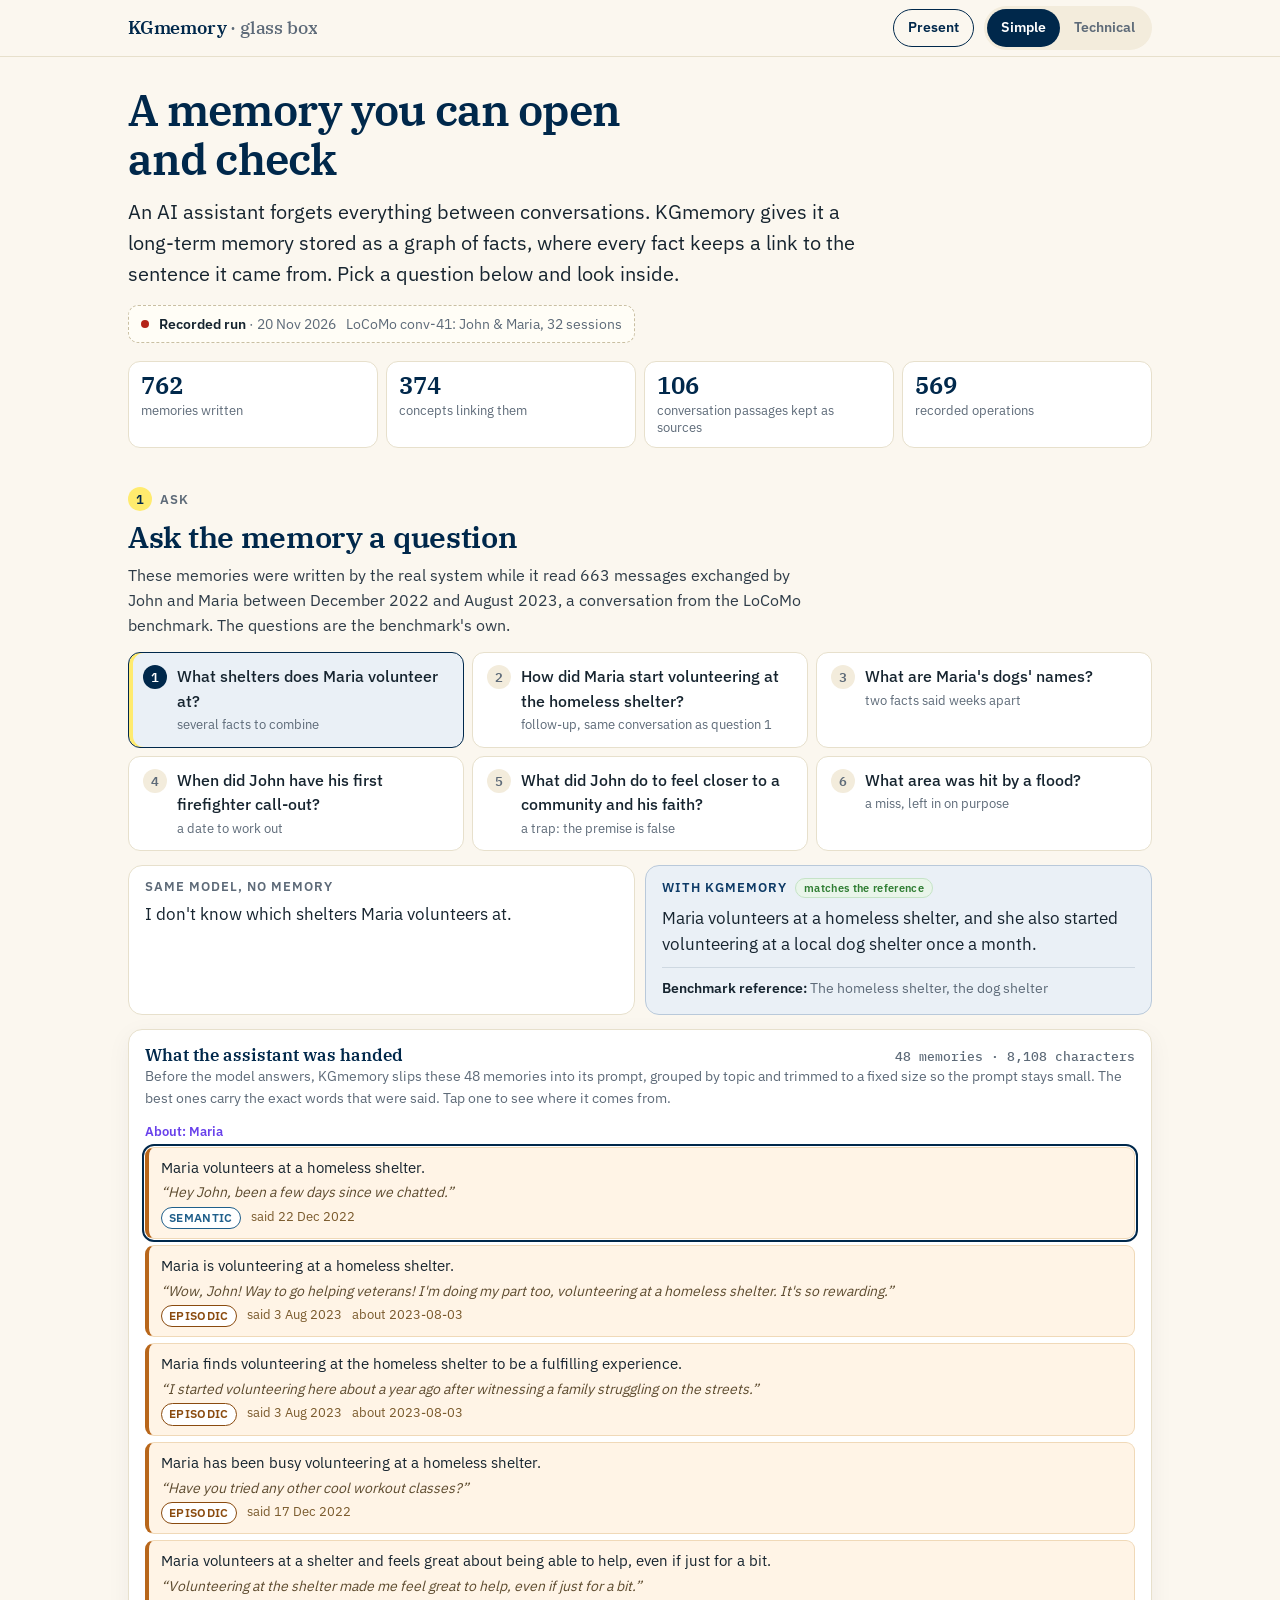
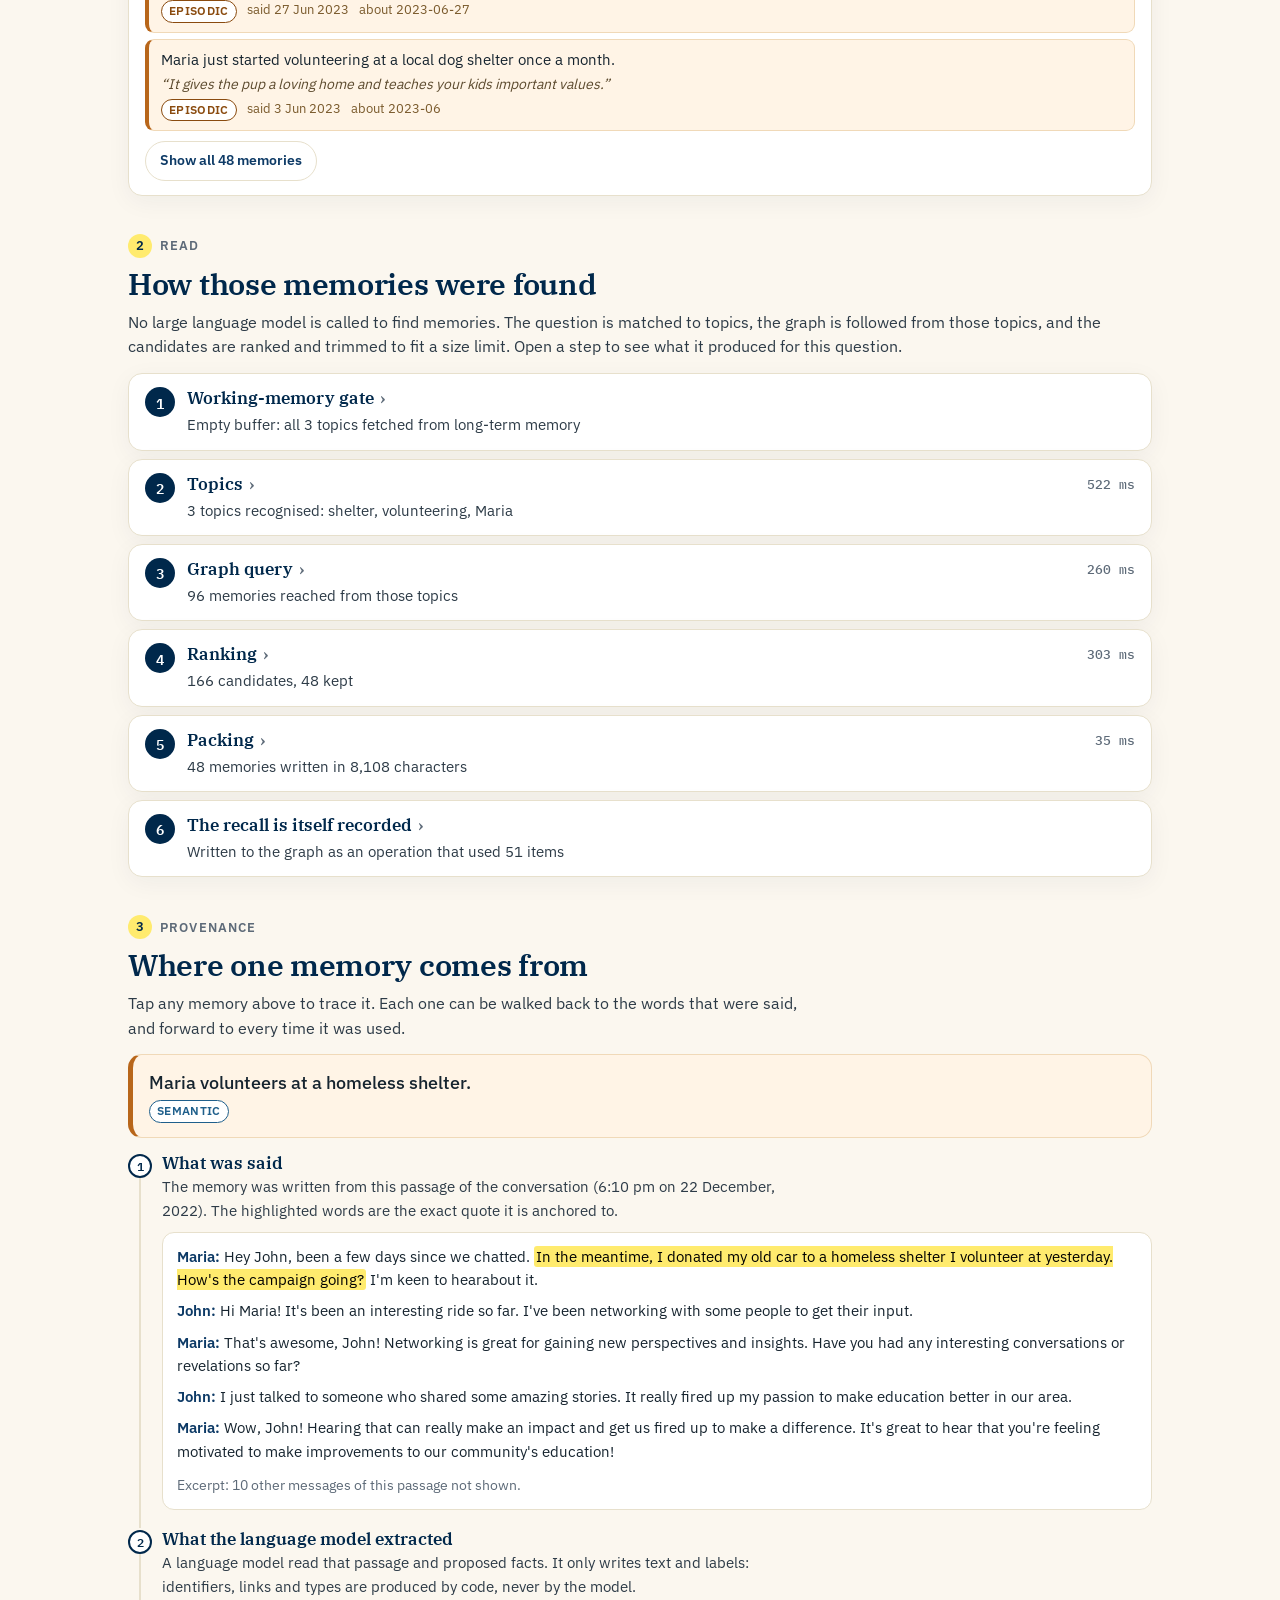
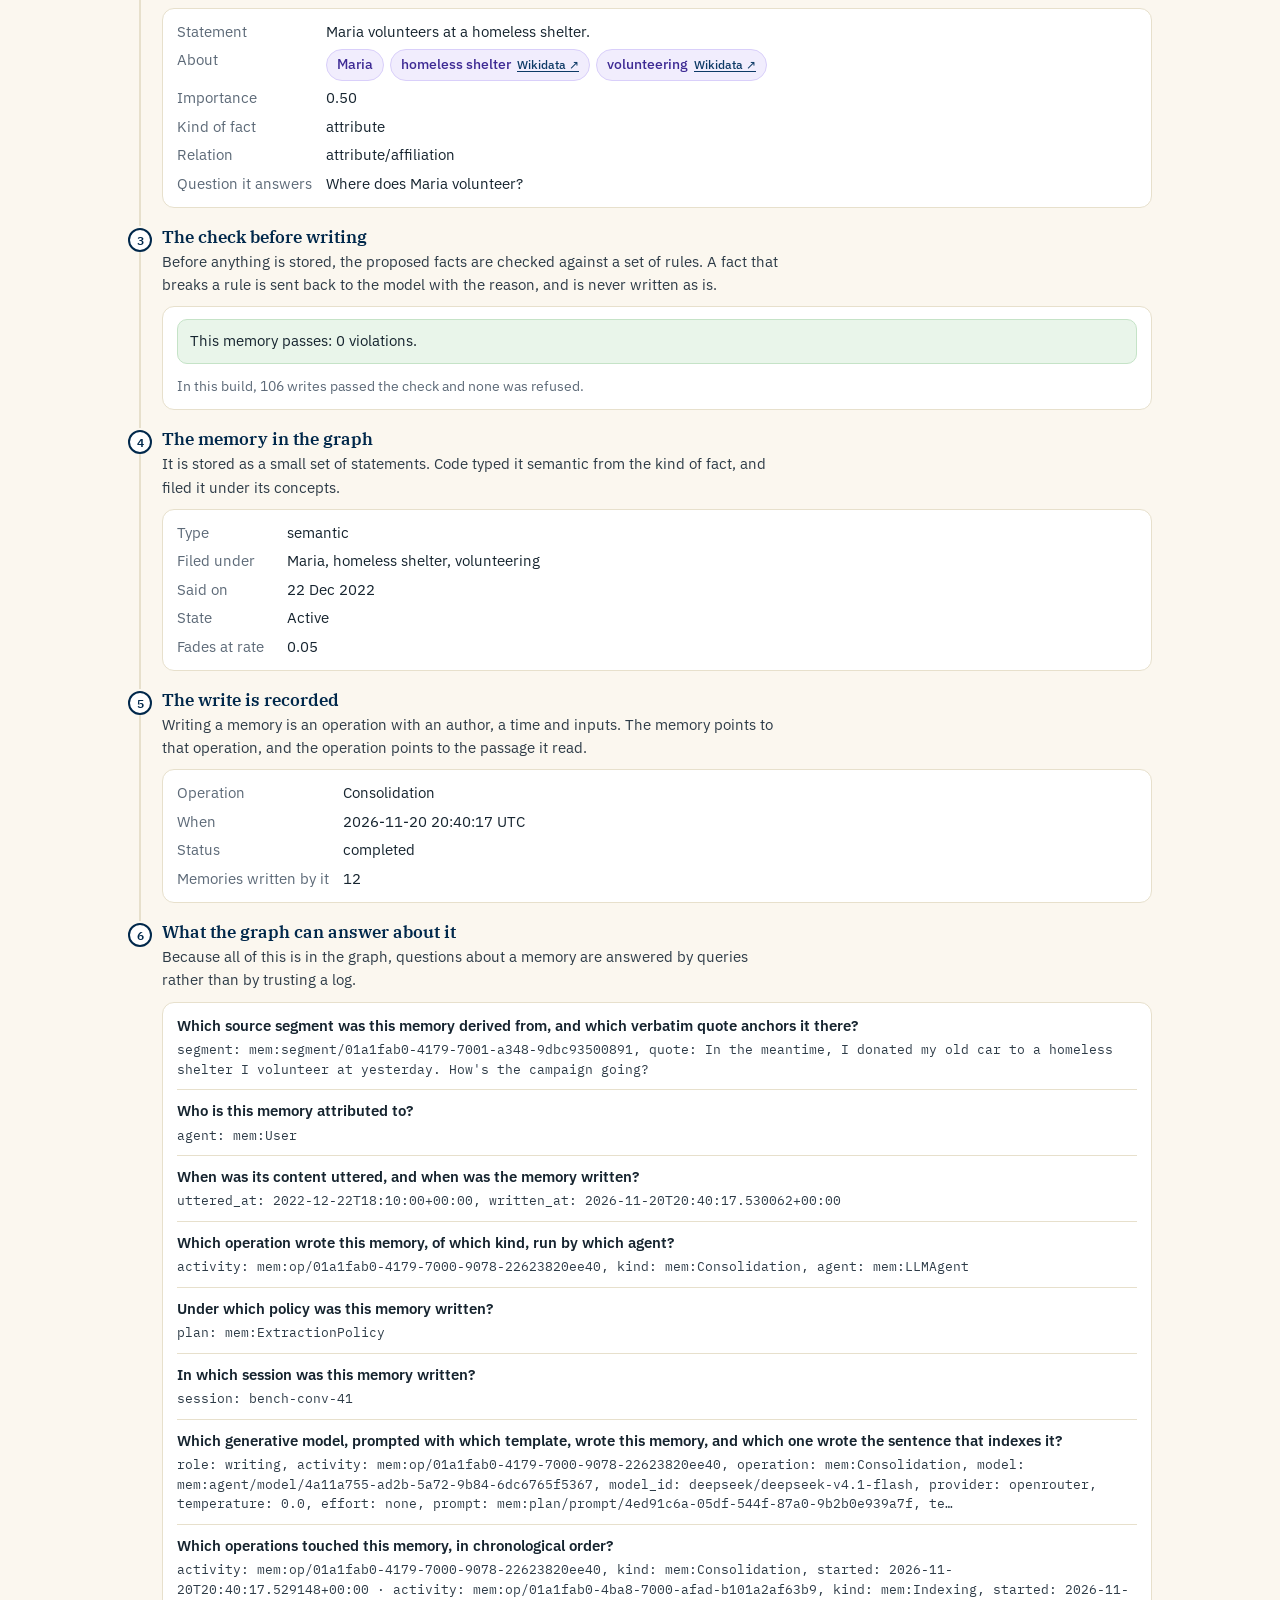
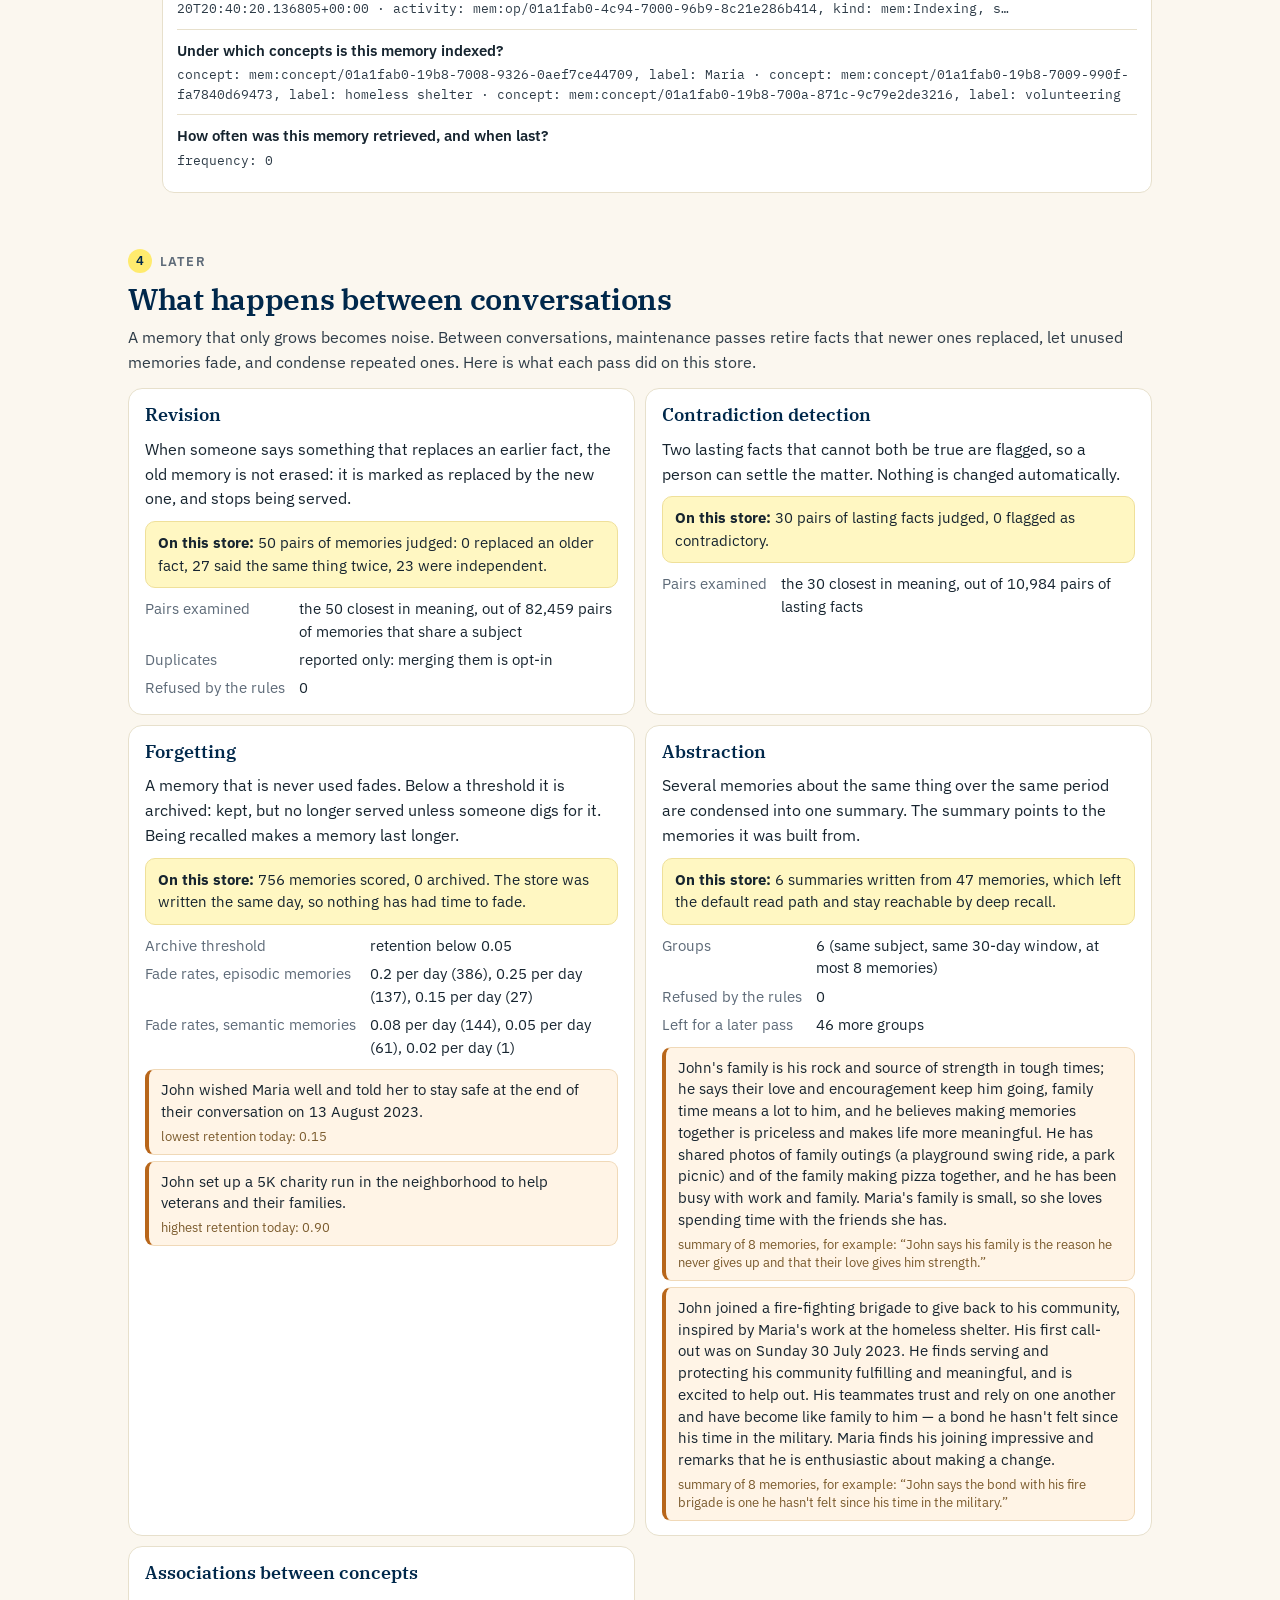
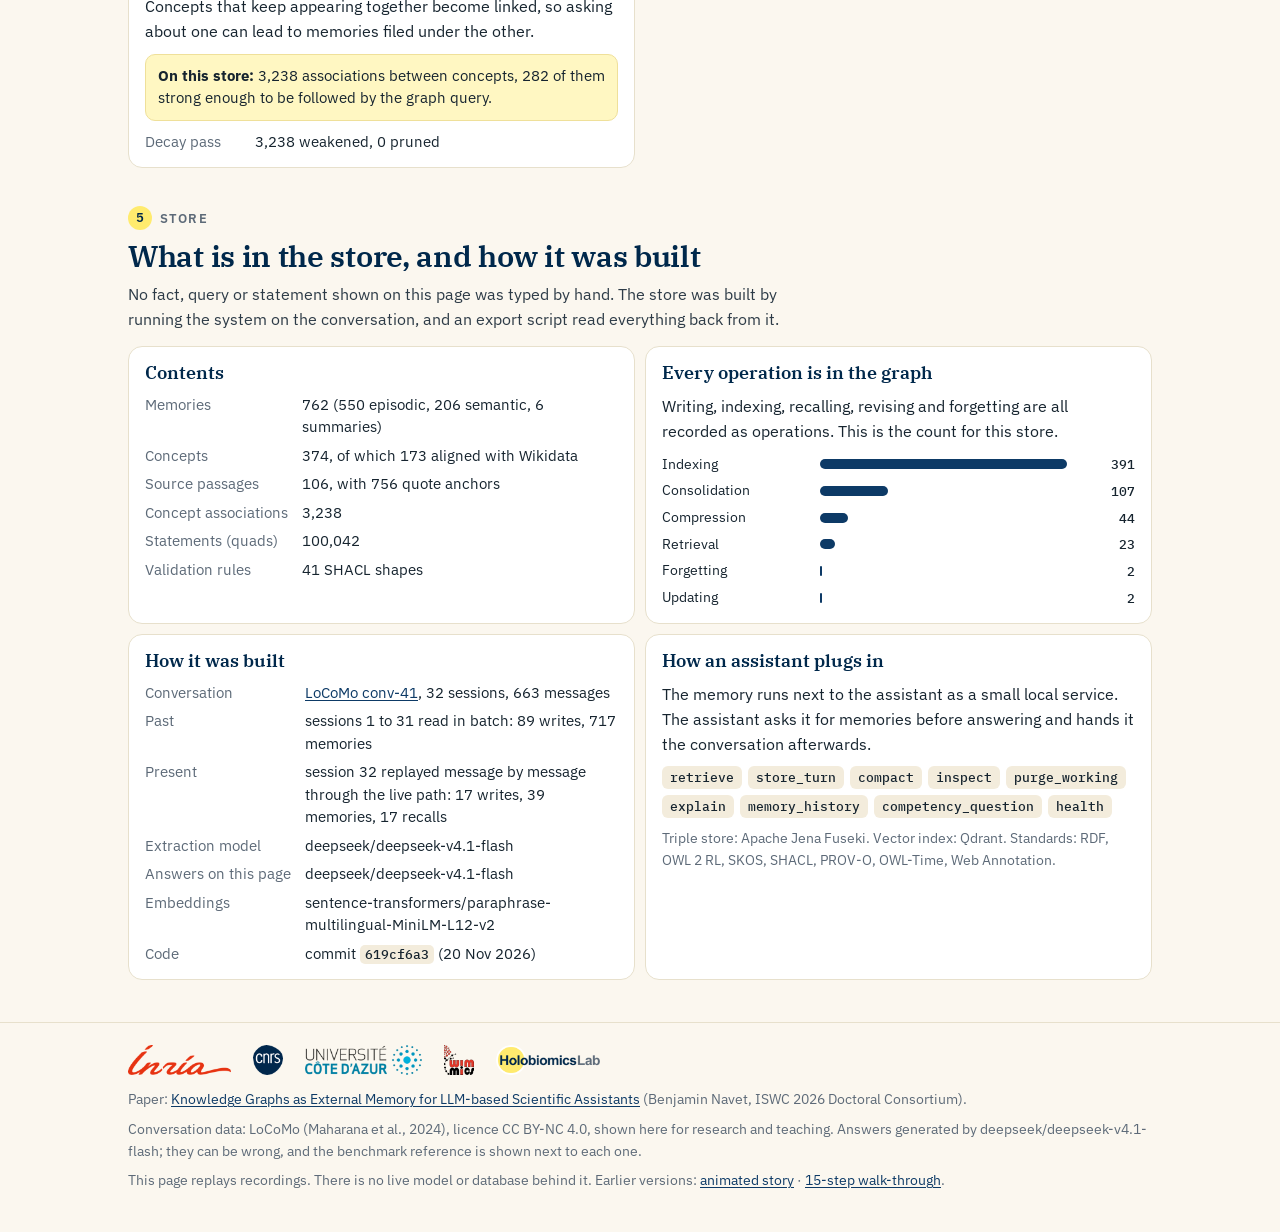
<file: index.html>
<!doctype html>
<html lang="en">
<head>
<meta charset="utf-8">
<meta name="viewport" content="width=device-width, initial-scale=1">
<title>KGmemory demo</title>
<meta http-equiv="refresh" content="0; url=v3/">
<link rel="canonical" href="https://benjaminnavet.github.io/kgmemory-demo/v3/">
<style>body{margin:0;padding:48px 16px;background:#fbf7ef;color:#16242f;font:17px/1.6 "IBM Plex Sans",system-ui,sans-serif;text-align:center}a{color:#00284b}</style>
</head>
<body>
<p>Opening the KGmemory demo… <a href="v3/">Glass box on recorded runs</a> · <a href="v2/">Animated story</a> · <a href="v1/">15-step walk-through</a></p>
<script>location.replace("v3/");</script>
</body>
</html>
</file>
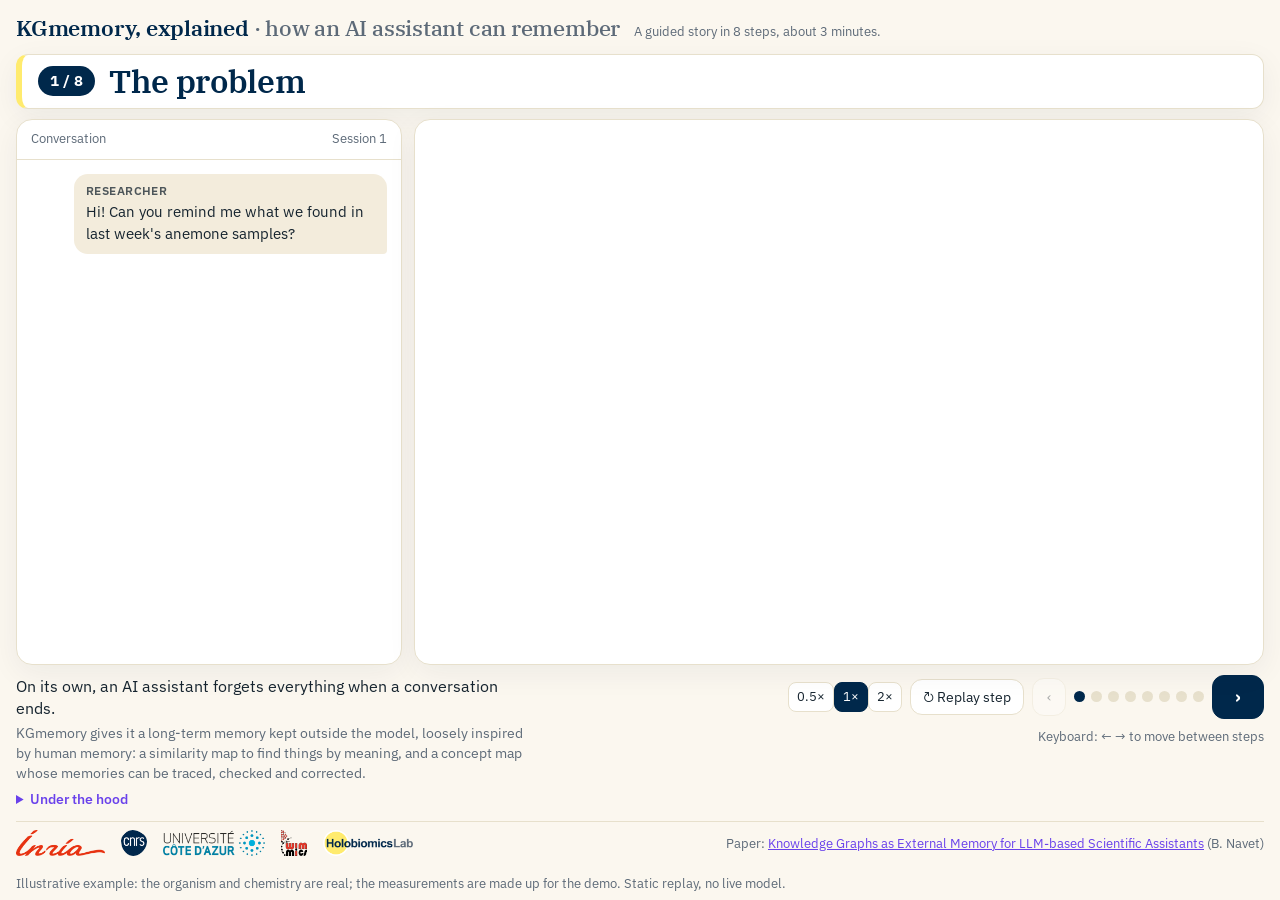
<file: v2/index.html>
<!DOCTYPE html>
<html lang="en">
<head>
<meta charset="utf-8">
<meta name="viewport" content="width=device-width, initial-scale=1">
<title>KGmemory, explained</title>
<meta name="description" content="An animated, beginner-friendly walk-through of KGmemory: how an AI assistant can write, retrieve, correct and forget memories stored in a knowledge graph.">
<link rel="preconnect" href="https://fonts.googleapis.com">
<link rel="preconnect" href="https://fonts.gstatic.com" crossorigin>
<link href="https://fonts.googleapis.com/css2?family=IBM+Plex+Mono:wght@400;500&family=IBM+Plex+Sans:wght@400;500;600;700&family=IBM+Plex+Serif:wght@500;600&display=swap" rel="stylesheet">
<style>
:root {
  /* HolobiomicsLab charter (holobiomicslab.cnrs.fr): paper, CNRS blue, yellow accent, IBM Plex */
  --bg: #fbf7ef; --paper-2: #f3ecdc; --panel: #ffffff; --ink: #16242f; --muted: #5d6a78; --line: #e7e0cc;
  --cnrs-blue: #00284b; --cnrs-blue-soft: #0d3a66;
  --llm: #00284b; --llm-soft: #eaf0f6;
  --vec: #6941eb; --vec-soft: #f1edfd;
  --kg: #0d3a66; --kg-soft: #eefbe4;
  --mem: #b8661a; --mem-soft: #fff4e6;
  --hl: #c9a000; --hl-soft: #fff5a6; --yellow: #ffeb6e;
  --ok: #2e7d32; --bad: #b42318; --old: #a3a7b0;
  --radius: 16px;
  --shadow: 0 8px 30px #00284b0f;
  --font: "IBM Plex Sans", -apple-system, BlinkMacSystemFont, "Segoe UI", sans-serif;
  --display: "IBM Plex Serif", Georgia, serif;
  --mono: "IBM Plex Mono", ui-monospace, SFMono-Regular, Menlo, monospace;
}
* { box-sizing: border-box; margin: 0; padding: 0; }
html, body { height: 100%; }
body { background: var(--bg); color: var(--ink); font-family: var(--font); font-size: 15px; line-height: 1.45; }
button { font: inherit; color: inherit; cursor: pointer; }

#app { display: grid; grid-template-rows: auto auto 1fr auto auto; height: 100vh; max-width: 1600px; margin: 0 auto; padding: 12px 16px 8px; gap: 10px; }
header { display: flex; align-items: baseline; gap: 14px; flex-wrap: wrap; }
header h1 { font-family: var(--display); font-size: 22px; font-weight: 600; letter-spacing: -0.01em; color: var(--cnrs-blue); }
header h1 span { color: var(--muted); font-weight: 450; }
header .tag { font-size: 13px; color: var(--muted); }

main { display: grid; grid-template-columns: minmax(260px, 1fr) 2.2fr; gap: 12px; min-height: 0; }
.panel { background: var(--panel); border: 1px solid var(--line); border-radius: var(--radius); box-shadow: var(--shadow); min-height: 0; }

/* Chat */
#chat { display: flex; flex-direction: column; overflow: hidden; }
#chat .head { padding: 10px 14px; border-bottom: 1px solid var(--line); font-size: 13px; color: var(--muted); display: flex; justify-content: space-between; }
#msgs { flex: 1; overflow-y: auto; padding: 14px; display: flex; flex-direction: column; gap: 10px; scroll-behavior: smooth; }
.msg { max-width: 88%; padding: 9px 12px; border-radius: 14px; font-size: 15px; }
.msg .who { display: block; font-size: 11.5px; font-weight: 600; text-transform: uppercase; letter-spacing: .04em; margin-bottom: 2px; opacity: .75; }
.msg.user { align-self: flex-end; background: var(--paper-2); border-bottom-right-radius: 4px; }
.msg.bot { align-self: flex-start; background: var(--llm-soft); border-bottom-left-radius: 4px; }
.msg.bot .who { color: var(--llm); }
.sep { align-self: center; font-size: 12px; color: var(--muted); border: 1px dashed var(--line); border-radius: 99px; padding: 3px 12px; }
.c { border-radius: 4px; padding: 0 2px; transition: background .4s, box-shadow .4s; }
.c.hl { background-image: linear-gradient(transparent 55%, var(--yellow) 55%); }
.spectrum { display: block; margin-top: 6px; width: 100%; max-width: 260px; }

/* Scene */
#stage { position: relative; overflow: hidden; }
#scene { width: 100%; height: 100%; display: block; }
#overlay { position: absolute; inset: 0; pointer-events: none; }
.card { position: absolute; background: rgba(255,255,255,.97); border: 1px solid var(--line); border-radius: var(--radius); box-shadow: 0 12px 40px #00284b1f; padding: 12px 14px; pointer-events: auto; font-size: 14px; }
.card h3 { font-size: 12px; text-transform: uppercase; letter-spacing: .05em; color: var(--muted); margin-bottom: 8px; font-weight: 600; }
.row { display: flex; align-items: center; gap: 8px; padding: 4px 6px; border-radius: 8px; white-space: nowrap; }
.row .t { font-family: var(--mono); font-size: 12.5px; }
.row .rel { color: var(--kg); }
.row .st { margin-left: auto; font-weight: 700; width: 1.2em; text-align: center; }
.row.ok .st { color: var(--ok); }
.row.bad { background: #fdecea; }
.row.bad .st { color: var(--bad); }
.row .why { font-size: 12px; color: var(--bad); white-space: normal; }
.bar { height: 8px; border-radius: 4px; background: var(--vec); width: 0; }
.score { display: grid; grid-template-columns: 1fr 120px 36px; gap: 8px; align-items: center; padding: 3px 0; font-size: 13.5px; transition: opacity .3s; }
.score.drop, .rrow.drop { opacity: .35; }
.rrow { padding: 4px 0; font-size: 13.5px; transition: opacity .3s; }
.rrow > div { display: flex; align-items: center; gap: 8px; margin-top: 3px; }
.rrow .n { font-family: var(--mono); font-size: 12px; color: var(--muted); }
.score .n { font-family: var(--mono); font-size: 12px; color: var(--muted); text-align: right; }
pre.prompt { font-family: var(--mono); font-size: 12.5px; white-space: pre-wrap; line-height: 1.5; }
pre.prompt .ln { display: block; }
pre.prompt .k { color: var(--llm); font-weight: 600; }
pre.prompt .f { color: var(--kg); }
.recap { display: grid; grid-template-columns: repeat(4, 1fr); gap: 10px; margin-bottom: 12px; }
.recap div { border: 1px solid var(--line); border-radius: 10px; padding: 10px; }
.recap b { display: block; font-size: 15px; margin-bottom: 2px; }
.gloss { display: grid; grid-template-columns: max-content 1fr; gap: 4px 12px; font-size: 13.5px; }
.gloss dt { font-weight: 600; }
.gloss dd { color: var(--muted); }
#fly { position: fixed; inset: 0; pointer-events: none; z-index: 50; }
.chip { position: absolute; left: 0; top: 0; padding: 3px 10px; border-radius: 99px; background: #fff; border: 1.5px solid var(--hl); font-size: 13px; font-weight: 600; white-space: nowrap; box-shadow: 0 2px 8px rgba(0,0,0,.12); }
.chip.vec { border-color: var(--vec); color: var(--vec); font-family: var(--mono); font-weight: 500; }
.chip.kg { border-color: var(--kg); color: var(--kg); }
.chip.mem { border-color: var(--mem); color: var(--mem); }
.chip.src { border-color: #9aa0ab; color: var(--muted); }
.mrow { align-items: flex-start; white-space: normal; }
.mrow .t { font-family: var(--font); font-size: 13.5px; }
.mrow .tags { font-size: 12px; color: var(--muted); margin-top: 3px; }
.tagc { display: inline-block; border: 1px solid var(--kg); color: var(--kg); border-radius: 99px; padding: 0 7px; margin: 1px 2px 0 0; font-size: 11.5px; }
.mz { background: var(--yellow); border-radius: 4px; padding: 0 3px; }
#prov { position: fixed; z-index: 60; max-width: 300px; background: var(--cnrs-blue); color: #fff; font-size: 13px; padding: 9px 12px; border-radius: 10px; pointer-events: none; opacity: 0; transition: opacity .15s; }
#prov b { color: var(--yellow); }

/* SVG */
svg text { font-family: var(--font); }
.zone-bg { stroke: var(--line); stroke-width: 1; }
.zone-title { font-size: 18px; font-weight: 650; }
.zone-term { font-size: 13.5px; font-weight: 500; fill: var(--muted); }
.zone-desc { font-size: 13.5px; fill: var(--muted); }
.pt circle { stroke: #fff; stroke-width: 2; }
.pt text { font-size: 14.5px; }
.pt.bg circle { fill: #cfc6ea; } .pt.bg text { fill: #5b6472; font-size: 13px; }
.pt.on circle { fill: var(--vec); } .pt.on text { fill: var(--ink); font-weight: 550; }
.pt.q circle { fill: var(--yellow); stroke: var(--hl); stroke-width: 2; }
.pt.glow circle { stroke: var(--hl); stroke-width: 4; }
.node rect { fill: var(--kg-soft); stroke: var(--kg); stroke-width: 1.6; }
.node text { font-size: 15.5px; font-weight: 600; text-anchor: middle; }
.node text.sub { font-size: 12.5px; font-weight: 450; fill: var(--muted); }
.node.glow rect { fill: var(--yellow); stroke: var(--hl); stroke-width: 2.5; }
.node.archived rect { stroke: var(--old); stroke-dasharray: 4 3; }
.node.mem rect { fill: var(--mem-soft); stroke: var(--mem); }
.node.mem text.mtitle { font-size: 12px; font-weight: 700; fill: var(--mem); text-anchor: start; text-transform: uppercase; letter-spacing: .04em; }
.node.mem text.mline { font-size: 13.5px; font-weight: 450; text-anchor: start; }
.node.src rect { fill: var(--paper-2); stroke: #9aa0ab; stroke-dasharray: 4 3; }
.node.src text { font-size: 13px; font-weight: 550; fill: var(--muted); }
.node.old rect { stroke: var(--old); fill: #f4f4f2; }
.node.old text { fill: #7d838d; }
.node.old text.mtitle { fill: #7d838d; }
.node.old rect { stroke-dasharray: 5 3; }
.edge.faded { opacity: .35; }
.zone-desc.legend { font-size: 12.5px; fill: #4c5866; }
.node.archived text { fill: var(--old); }
.node, .edge { cursor: pointer; }
.edge path { fill: none; stroke: var(--kg); stroke-width: 1.8; }
.edge text { font-size: 13px; fill: var(--kg); text-anchor: middle; font-weight: 550; }
.edge rect { fill: var(--panel); }
.edge.glow path { stroke: var(--hl); stroke-width: 3.5; }
.edge.glow text { fill: #8a6d00; }
.edge.old path { stroke: var(--old); stroke-dasharray: 5 4; }
.edge.old text { fill: var(--old); text-decoration: line-through; }
.gate-line { stroke: var(--line); stroke-width: 2; stroke-dasharray: 6 5; }
.gate-pill { fill: #fff; stroke: var(--muted); }
.gate.on .gate-pill { stroke: var(--hl); stroke-width: 2; fill: var(--hl-soft); }
.gate text { font-size: 14px; font-weight: 600; fill: var(--ink); text-anchor: middle; }
.badge { font-size: 14px; fill: var(--muted); }
.zone { transition: filter .5s; }
.zone.dim { filter: saturate(.25) opacity(.5); }

/* Step banner */
#banner { display: flex; align-items: center; gap: 14px; background: var(--panel); border: 1px solid var(--line); border-left: 6px solid var(--yellow); border-radius: 12px; padding: 8px 16px; box-shadow: var(--shadow); }
#stepno { flex: none; background: var(--cnrs-blue); color: #fff; font-weight: 700; font-size: 15px; border-radius: 99px; padding: 4px 12px; font-variant-numeric: tabular-nums; }
#steptitle { font-family: var(--display); font-size: clamp(24px, 2.5vw, 36px); font-weight: 600; line-height: 1.15; color: var(--cnrs-blue); letter-spacing: -0.01em; }
#stepop { margin-left: auto; flex: none; font-size: 13px; font-weight: 600; text-transform: uppercase; letter-spacing: .06em; color: var(--vec); border: 1.5px solid var(--vec); border-radius: 99px; padding: 3px 12px; }
#stepop:empty { display: none; }

/* Bottom bar */
#bar { display: grid; grid-template-columns: 1fr auto; gap: 8px 16px; align-items: start; height: 136px; }
#caption { height: 100%; overflow-y: auto; }
#caption p { font-size: 15.5px; }
#caption p.note { color: var(--muted); font-size: 14px; margin-top: 3px; }
#hood { margin-top: 6px; font-size: 13.5px; }
#hood summary { cursor: pointer; color: var(--vec); font-weight: 550; }
#hood pre { margin-top: 6px; background: var(--paper-2); border-radius: 8px; padding: 10px 12px; font-family: var(--mono); font-size: 12.5px; overflow-x: auto; max-height: 30vh; }
#controls { display: flex; align-items: center; gap: 8px; flex-wrap: wrap; justify-content: flex-end; }
#controls .keys { width: 100%; text-align: right; font-size: 12.5px; color: var(--muted); }
#controls button { border: 1px solid var(--line); background: var(--panel); border-radius: 12px; padding: 7px 12px; font-size: 14px; }
#controls button.primary { background: var(--cnrs-blue); color: #fff; border-color: var(--cnrs-blue); padding: 8px 22px; font-weight: 700; font-size: 18px; }
#prev { font-size: 18px; padding: 8px 14px !important; }
#controls button:disabled { opacity: .35; cursor: default; }
#speed button { padding: 5px 8px; font-size: 13px; border-radius: 8px; }
#speed button.on { background: var(--cnrs-blue); color: #fff; border-color: var(--cnrs-blue); }
#dots { display: flex; gap: 6px; }
#dots button { width: 11px; height: 11px; padding: 0; border-radius: 50%; background: var(--line); border: none; }
#dots button.on { background: var(--cnrs-blue); }
#dots button.done { background: #c9bf9f; }
footer { display: flex; align-items: center; gap: 18px; flex-wrap: wrap; font-size: 12.5px; color: var(--muted); border-top: 1px solid var(--line); padding-top: 8px; }
footer .logos { display: flex; align-items: center; gap: 16px; }
footer img { height: 26px; width: auto; display: block; }
footer a { color: var(--vec); }
:focus-visible { outline: 3px solid var(--vec); outline-offset: 2px; }
footer .spacer { flex: 1; }

@media (max-height: 820px) and (min-width: 901px) {
  header .tag, footer > span:last-child { display: none; }
  #bar { height: 112px; }
  #steptitle { font-size: 26px; }
  #app { gap: 8px; padding-top: 8px; }
}
@media (pointer: coarse) {
  #controls button { min-height: 44px; min-width: 44px; }
  #dots button { width: 26px; height: 26px; padding: 7px; background-clip: content-box; }
}
@media (max-width: 900px) {
  #app { height: auto; min-height: 100vh; padding-bottom: 84px; }
  header .tag { display: none; }
  #banner { position: sticky; top: 0; z-index: 30; padding: 6px 12px; }
  #steptitle { font-size: 22px; }
  #stepop { display: none; }
  #controls { position: fixed; left: 0; right: 0; bottom: 0; z-index: 40; max-width: none; justify-content: center; background: var(--bg); padding: 10px 12px; box-shadow: 0 -6px 20px #00284b14; }
  #controls .keys, #speed { display: none; }
  main { grid-template-columns: 1fr; }
  #chat { height: 30vh; min-height: 200px; }
  #stage { height: auto; }
  #scene { height: auto; }
  #bar { grid-template-columns: 1fr; height: auto; }
  #caption { height: auto; }
  .recap { grid-template-columns: 1fr 1fr; }
  footer img { height: 20px; }
}
@media (prefers-reduced-motion: reduce) { #msgs { scroll-behavior: auto; } }
</style>
</head>
<body>
<div id="app">
  <header>
    <h1>KGmemory, explained <span>· how an AI assistant can remember</span></h1>
    <span class="tag">A guided story in 8 steps, about 3 minutes.</span>
  </header>

  <section id="banner" aria-live="polite">
    <span id="stepno"></span><h2 id="steptitle"></h2><span id="stepop" title="Memory operation"></span>
  </section>

  <main>
    <section id="chat" class="panel" aria-label="Conversation">
      <div class="head"><span>Conversation</span><span id="session">Session 1</span></div>
      <div id="msgs" aria-live="polite"></div>
    </section>
    <section id="stage" class="panel" aria-label="Inside the memory">
      <svg id="scene" role="img" aria-label="Animated view of the assistant and its memory"></svg>
      <div id="overlay"></div>
    </section>
  </main>

  <section id="bar">
    <div id="caption">
      <p id="steptext"></p>
      <p class="note" id="stepnote"></p>
      <details id="hood"><summary>Under the hood</summary><pre id="hoodcode"></pre></details>
    </div>
    <div id="controls">
      <div id="speed" role="group" aria-label="Animation speed">
        <button data-s="0.5">0.5×</button><button data-s="1" class="on">1×</button><button data-s="2">2×</button>
      </div>
      <button id="replay" title="Replay this step">↻ Replay step</button>
      <button id="prev" aria-label="Previous step">‹</button>
      <div id="dots"></div>
      <button id="next" class="primary" aria-label="Next step">›</button>
      <span class="keys">Keyboard: ← → to move between steps</span>
    </div>
  </section>

  <footer>
    <div class="logos">
      <img src="assets/inria.png" alt="Inria">
      <img src="assets/cnrs.png" alt="CNRS">
      <img src="assets/uca.png" alt="Université Côte d'Azur">
      <img src="assets/wimmics.png" alt="Wimmics">
      <img src="assets/holobiomicslab.png" alt="HolobiomicsLab">
    </div>
    <span class="spacer"></span>
    <span>Paper: <a href="https://hal.science/hal-05747244" target="_blank" rel="noopener">Knowledge Graphs as External Memory for LLM-based Scientific Assistants</a> (B. Navet)</span>
    <span>Illustrative example: the organism and chemistry are real; the measurements are made up for the demo. Static replay, no live model.</span>
  </footer>
</div>
<div id="fly"></div>
<div id="prov"></div>

<script>
"use strict";
const NS = "http://www.w3.org/2000/svg";
const $ = (s, r = document) => r.querySelector(s);

/* ---------- Timing, cancellation ---------- */
let speed = 1, instant = false, runId = 0;
class Cancelled extends Error {}
const T = ms => (instant ? 0 : ms / speed);
function check(id) { if (id !== runId) throw new Cancelled(); }
async function wait(ms) { const id = runId; if (!instant) await new Promise(r => setTimeout(r, ms / speed)); check(id); }
async function anim(el, keyframes, { duration = 500, delay = 0, easing = "cubic-bezier(.4,0,.2,1)" } = {}) {
  const id = runId;
  const a = el.animate(keyframes, { duration: T(duration), delay: T(delay), easing, fill: "forwards" });
  try { await a.finished; } catch (e) { /* cancelled */ }
  check(id);
  try { a.commitStyles(); a.cancel(); } catch (e) { /* element detached */ }
  return a;
}
const show = (el, o = {}) => anim(el, [{ opacity: 0 }, { opacity: 1 }], { duration: 400, ...o });
const hide = (el, o = {}) => anim(el, [{ opacity: 1 }, { opacity: 0 }], { duration: 400, ...o });
const pop = (el, o = {}) => anim(el, [{ opacity: 0, transform: "scale(.4)" }, { opacity: 1, transform: "scale(1.15)", offset: .7 }, { opacity: 1, transform: "scale(1)" }], { duration: 520, ...o });

/* ---------- SVG helpers ---------- */
function svg(tag, attrs = {}, parent) {
  const el = document.createElementNS(NS, tag);
  for (const [k, v] of Object.entries(attrs)) el.setAttribute(k, v);
  if (parent) parent.appendChild(el);
  return el;
}
function txt(parent, x, y, s, cls, extra = {}) { const t = svg("text", { x, y, class: cls || "", ...extra }, parent); t.textContent = s; return t; }
const center = el => { const r = el.getBoundingClientRect(); return { x: r.left + r.width / 2, y: r.top + r.height / 2 }; };

/* ---------- Layouts (zone placement only; zone contents use local coordinates) ---------- */
const LAYOUTS = {
  wide: { vb: [1000, 640], llm: { x: 10, y: 8, w: 980 }, gate: { x: 10, y: 140, w: 980 }, vec: { x: 10, y: 190 }, kg: { x: 405, y: 190 } },
  tall: { vb: [600, 1080], llm: { x: 10, y: 8, w: 580 }, gate: { x: 10, y: 140, w: 580 }, vec: { x: 107, y: 188 }, kg: { x: 8, y: 636 } },
};
const VEC_W = 385, KG_W = 585, MAP_H = 440;

const VEC_BG = [
  ["coral", 155, 100], ["jellyfish", 40, 205], ["temperature", 30, 412], ["salinity", 205, 225],
  ["amino acid", 315, 175], ["osmolyte", 330, 310], ["chromatography", 285, 425],
];
const VEC_PTS = {
  anemone: { label: "sea anemone", x: 92, y: 118 },
  heat: { label: "heat stress", x: 100, y: 318 },
  valine: { label: "valine", x: 270, y: 132 },
  betaine: { label: "glycine betaine", x: 262, y: 272 },
  column: { label: "C18 column", x: 228, y: 392 },
};
/* Concept map content follows the real KGmemory model: memories (mem:SemanticMemory, text in
   mem:content) point to SKOS concepts (dcterms:subject) and to the write activity that produced them
   (prov:wasGeneratedBy, inverse of the activity's prov:generated); an offline revision pass links a
   newer memory to the one it replaces with mem:supersedes. Alignments: DBpedia / Wikidata. */
const NODES = {
  s1: { kind: "src", label: "Chat · session 1", x: 120, y: 88 },
  s2: { kind: "src", label: "Chat · session 2", x: 480, y: 88 },
  m1: { kind: "mem", label: "Memory 1", lines: ["Peak m/z 118.086 in", "Exaiptasia = valine;", "higher under heat", "stress."], x: 112, y: 192 },
  m2: { kind: "mem", label: "Memory 2", lines: ["C18 column", "swapped Monday."], x: 292, y: 192 },
  m3: { kind: "mem", label: "Memory 3", lines: ["Peak m/z 118.086 is", "glycine betaine", "(reference standard),", "not valine."], x: 478, y: 192 },
  exa: { kind: "concept", label: "Exaiptasia", sub: "≡ Wikidata", x: 78, y: 350 },
  heat: { kind: "concept", label: "heat stress", x: 200, y: 404 },
  valine: { kind: "concept", label: "valine", sub: "≡ Wikidata", x: 318, y: 350 },
  column: { kind: "concept", label: "C18 column", x: 320, y: 272 },
  betaine: { kind: "concept", label: "glycine betaine", sub: "≡ Wikidata", x: 478, y: 404 },
};
// [from, to, label, options]  label position t along the edge; via = quadratic control point
const EDGES = {
  d1: ["m1", "s1", "came from", { t: .45 }],
  d2: ["m2", "s1", "came from", { t: .45 }],
  a1: ["m1", "exa", "about", { t: .55 }],
  a2: ["m1", "heat", "about", { t: .55 }],
  a3: ["m1", "valine", "about", { t: .55 }],
  a4: ["m2", "column", "about", { t: .55 }],
  d3: ["m3", "s2", "came from", { t: .5 }],
  a5: ["m3", "betaine", "about", { t: .55 }],
  a6: ["m3", "valine", "about", { t: .3 }],
  sup: ["m3", "m1", "supersedes", { t: .5, via: [295, 108] }],
};
const PRED = { "came from": "prov:wasGeneratedBy", about: "dcterms:subject", supersedes: "mem:supersedes" };
const S1 = { by: "Researcher", when: "Session 1 · day 1", msg: "“Ran LC-MS on our Exaiptasia anemones…”", op: "Consolidation (write)" };
const S2 = { by: "Researcher", when: "Session 2 · day 4", msg: "“The reference standard says it's glycine betaine…”", op: "Consolidation (write)" };
const PROV = {
  "node:m1": S1, "node:m2": S1, "node:m3": { ...S2, extra: "A later revision pass marked it as superseding Memory 1, which is kept as history." },
  "node:s1": { by: "Researcher", when: "Session 1 · day 1", msg: "The write activity for this chat turn", op: "prov:Activity" },
  "node:s2": { by: "Researcher", when: "Session 2 · day 4", msg: "The write activity for this chat turn", op: "prov:Activity" },
  "node:exa": { ...S1, extra: "Aligned to its Wikidata entry (skos:exactMatch)." },
  "node:heat": S1, "node:column": S1,
  "node:valine": { ...S1, extra: "Aligned to its Wikidata entry (skos:exactMatch)." },
  "node:betaine": { ...S2, extra: "Aligned to its Wikidata entry (skos:exactMatch)." },
};
for (const [k, [a, , label]] of Object.entries(EDGES)) PROV[`edge:${k}`] = { ...(PROV[`node:${a}`] || S1), op: `${label} = ${PRED[label]}`, extra: undefined };
PROV["edge:sup"] = { by: "Revision pass (background)", when: "After session 2", msg: "Memory 1 and Memory 3 share the concept “valine”; the model judged that the newer one replaces the older.", op: "Updating · supersedes = mem:supersedes" };

/* ---------- Scene ---------- */
const scene = $("#scene"), overlay = $("#overlay"), fly = $("#fly");
let Z = {}, nodes = {}, edges = {}, pts = {};

function zone(parent, { x, y, w, h, fill, title, term, desc }) {
  const g = svg("g", { transform: `translate(${x},${y})`, class: "zone" }, parent);
  svg("rect", { x: 0, y: 0, width: w, height: h, rx: 12, fill, class: "zone-bg" }, g);
  const t = txt(g, 16, 26, title, "zone-title");
  const ts = svg("tspan", { class: "zone-term", dx: 8 }, t); ts.textContent = term;
  txt(g, 16, 45, desc, "zone-desc");
  return g;
}

function buildScene(layoutName) {
  const L = LAYOUTS[layoutName];
  scene.innerHTML = ""; overlay.innerHTML = ""; fly.innerHTML = "";
  nodes = {}; edges = {}; pts = {};
  scene.setAttribute("viewBox", `0 0 ${L.vb[0]} ${L.vb[1]}`);
  const defs = svg("defs", {}, scene);
  for (const [id, color] of [["arr", "#0d3a66"], ["arr-glow", "#c9a000"], ["arr-old", "#a3a7b0"]]) {
    const m = svg("marker", { id, viewBox: "0 0 10 10", refX: 9, refY: 5, markerWidth: 12, markerHeight: 12, markerUnits: "userSpaceOnUse", orient: "auto-start-reverse" }, defs);
    svg("path", { d: "M0,0 L10,5 L0,10 z", fill: color }, m);
  }
  // Assistant
  Z.llm = zone(scene, { ...L.llm, h: 120, fill: "#f3f6fa", title: "Assistant", term: "large language model (LLM)", desc: "Writes fluent answers, but forgets everything when a conversation ends." });
  Z.llm.querySelector(".zone-title").setAttribute("x", 96);
  Z.llm.querySelector(".zone-desc").setAttribute("x", 96);
  const brain = svg("g", { transform: "translate(50,62)", id: "brain" }, Z.llm);
  svg("circle", { r: 32, fill: "#00284b" }, brain);
  txt(brain, 0, 6, "LLM", "", { "text-anchor": "middle", fill: "#fff", "font-weight": 700, "font-size": 16 });
  Z.badge = txt(Z.llm, 96, 92, "Long-term memory: empty", "badge", { "text-anchor": "start" });
  Z.ctx = txt(Z.llm, 96, 110, "", "badge", { "text-anchor": "start" });
  // Gate
  Z.gate = svg("g", { transform: `translate(${L.gate.x},${L.gate.y})`, class: "gate zone" }, scene);
  svg("line", { x1: 0, y1: 20, x2: L.gate.w, y2: 20, class: "gate-line" }, Z.gate);
  svg("rect", { x: L.gate.w / 2 - 160, y: 5, width: 320, height: 30, rx: 15, class: "gate-pill" }, Z.gate);
  txt(Z.gate, L.gate.w / 2, 25, "✓ Quality check — SHACL rules", "");
  // Similarity map
  Z.vec = zone(scene, { ...L.vec, w: VEC_W, h: MAP_H, fill: "#f7f5fd", title: "Similarity map", term: "vector database", desc: "Similar meanings sit close together." });
  for (const [label, x, y] of VEC_BG) addPoint(null, { label, x, y }, "bg");
  // Concept map
  Z.kg = zone(scene, { ...L.kg, w: KG_W, h: MAP_H, fill: "#f6faf2", title: "Concept map", term: "knowledge graph", desc: "Memories point to their concepts and to where they came from." });
  txt(Z.kg, 16, 64, "Links: about · came from · supersedes  ·  ≡ same entry in Wikidata", "zone-desc legend");
  Z.archive = svg("g", { opacity: 0 }, Z.kg);
  svg("rect", { x: 282, y: 382, width: 110, height: 54, rx: 10, fill: "#f0efeb", stroke: "#a9a598", "stroke-dasharray": "5 3" }, Z.archive);
  txt(Z.archive, 337, 398, "ARCHIVE · kept", "", { "text-anchor": "middle", "font-size": 12, "font-weight": 700, fill: "#5b6472", "letter-spacing": ".04em" });
  Z.edgeLayer = svg("g", {}, Z.kg);
  Z.nodeLayer = svg("g", {}, Z.kg);
  Z.vecLayer = svg("g", {}, Z.vec);
  Z.links = svg("g", {}, scene);
}

function addPoint(key, { label, x, y, below }, cls = "on") {
  const outer = svg("g", { transform: `translate(${x},${y})` }, key ? Z.vecLayer : Z.vec);
  const g = svg("g", { class: `pt ${cls}` }, outer);
  svg("circle", { r: cls === "bg" ? 4.5 : 7 }, g);
  const tooWide = x + 12 + label.length * 7.6 > VEC_W - 8;
  if (below) txt(g, 0, 23, label, "", { "text-anchor": "middle" });
  else if (tooWide) txt(g, -11, 5, label, "", { "text-anchor": "end" });
  else txt(g, 11, 5, label);
  g.style.transformBox = "fill-box"; g.style.transformOrigin = "center";
  if (key) pts[key] = g;
  return g;
}

function nodeSize(n) {
  if (n.kind === "mem") return { w: Math.max(...n.lines.map(l => l.length)) * 7.4 + 22, h: 26 + n.lines.length * 16 + 4 };
  if (n.kind === "src") return { w: n.label.length * 7.4 + 22, h: 26 };
  return { w: Math.max(n.label.length * 8.8, (n.sub || "").length * 7) + 26, h: n.sub ? 46 : 32 };
}
function addNode(key) {
  const n = NODES[key], { w, h } = nodeSize(n);
  const outer = svg("g", { transform: `translate(${n.x},${n.y})` }, Z.nodeLayer);
  const g = svg("g", { class: `node ${n.kind}`, "data-prov": `node:${key}` }, outer);
  svg("rect", { x: -w / 2, y: -h / 2, width: w, height: h, rx: n.kind === "concept" ? h / 2 : n.kind === "src" ? 6 : 8 }, g);
  if (n.kind === "mem") {
    txt(g, -w / 2 + 10, -h / 2 + 17, n.label, "mtitle");
    n.lines.forEach((l, i) => txt(g, -w / 2 + 10, -h / 2 + 35 + i * 16, l, "mline"));
  } else {
    txt(g, 0, n.sub ? -3 : n.kind === "src" ? 4 : 5, n.label);
    if (n.sub) txt(g, 0, 14, n.sub, "sub");
  }
  g.style.transformBox = "fill-box"; g.style.transformOrigin = "center";
  nodes[key] = g;
  return g;
}
// Point where the segment from node a's centre toward (tx, ty) leaves a's box
function border(a, tx, ty) {
  const sa = nodeSize(NODES[a]), A = NODES[a];
  const dx = tx - A.x, dy = ty - A.y;
  const s = Math.min((sa.w / 2 + 4) / Math.abs(dx || 1e-6), (sa.h / 2 + 4) / Math.abs(dy || 1e-6));
  return { x: A.x + dx * s, y: A.y + dy * s };
}
function addEdge(key) {
  const [a, b, label, { t = .5, via } = {}] = EDGES[key];
  const A = NODES[a], B = NODES[b];
  const c = via ? { x: via[0], y: via[1] } : null;
  const p = c ? border(a, c.x, c.y) : border(a, B.x, B.y), q = c ? border(b, c.x, c.y) : border(b, A.x, A.y);
  const g = svg("g", { class: "edge", "data-prov": `edge:${key}` }, Z.edgeLayer);
  svg("path", { d: c ? `M${p.x},${p.y} Q${c.x},${c.y} ${q.x},${q.y}` : `M${p.x},${p.y} L${q.x},${q.y}`, "marker-end": "url(#arr)" }, g);
  const u = 1 - t;
  const mx = c ? u * u * p.x + 2 * u * t * c.x + t * t * q.x : p.x + (q.x - p.x) * t;
  const my = c ? u * u * p.y + 2 * u * t * c.y + t * t * q.y : p.y + (q.y - p.y) * t;
  const lw = label.length * 7 + 10;
  svg("rect", { x: mx - lw / 2, y: my - 9, width: lw, height: 18, rx: 5 }, g);
  txt(g, mx, my + 4, label);
  edges[key] = g;
  return g;
}
async function drawEdge(key) {
  const g = addEdge(key), path = g.querySelector("path"), len = path.getTotalLength();
  const label = [...g.querySelectorAll("rect, text")];
  label.forEach(e => (e.style.opacity = 0));
  path.style.strokeDasharray = len; path.style.strokeDashoffset = len;
  await anim(path, [{ strokeDashoffset: len }, { strokeDashoffset: 0 }], { duration: 600 });
  path.style.strokeDasharray = ""; path.style.strokeDashoffset = "";
  await Promise.all(label.map(e => show(e, { duration: 250 })));
}
function setGlow(el, on) { el.classList.toggle("glow", on); const p = el.querySelector("path"); if (p) p.setAttribute("marker-end", on ? "url(#arr-glow)" : "url(#arr)"); }

/* ---------- Flying chips ---------- */
async function flyChip(label, from, to, cls = "", { duration = 900, morph } = {}) {
  if (instant) return;
  const c = document.createElement("div");
  c.className = `chip ${cls}`; c.textContent = label; fly.appendChild(c);
  const a = typeof from.getBoundingClientRect === "function" ? center(from) : from;
  const b = typeof to.getBoundingClientRect === "function" ? center(to) : to;
  const w = c.offsetWidth, h = c.offsetHeight;
  const tf = (p, s = 1) => `translate(${p.x - w / 2}px, ${p.y - h / 2}px) scale(${s})`;
  const mid = { x: (a.x + b.x) / 2, y: Math.min(a.y, b.y) - 40 };
  if (morph) setTimeout(() => { c.textContent = morph; c.classList.add("vec"); }, T(duration) * 0.45);
  try {
    await anim(c, [{ transform: tf(a, .8), opacity: 0 }, { transform: tf(a), opacity: 1, offset: .1 }, { transform: tf(mid, 1.05), offset: .55 }, { transform: tf(b, .7), opacity: .9 }], { duration, easing: "cubic-bezier(.45,.05,.35,1)" });
  } finally { c.remove(); }
}

/* ---------- Chat ---------- */
const msgs = $("#msgs");
async function say(role, html, { extra } = {}) {
  const m = document.createElement("div");
  if (role === "sep") { m.className = "sep"; m.textContent = html; }
  else { m.className = `msg ${role}`; m.innerHTML = `<span class="who">${role === "user" ? "Researcher" : "Assistant"}</span>${html}`; }
  if (extra) m.appendChild(extra);
  msgs.appendChild(m);
  msgs.scrollTop = msgs.scrollHeight;
  await anim(m, [{ opacity: 0, transform: "translateY(8px)" }, { opacity: 1, transform: "none" }], { duration: 380 });
  await wait(role === "user" ? 700 : 500);
  return m;
}
async function highlight(m, keys, gap = 260) {
  for (const k of keys) { m.querySelector(`[data-c="${k}"]`).classList.add("hl"); await wait(gap); }
}
const span = (m, k) => m.querySelector(`[data-c="${k}"]`);
function spectrum() {
  const s = document.createElementNS(NS, "svg");
  s.setAttribute("viewBox", "0 0 260 90"); s.setAttribute("class", "spectrum");
  svg("line", { x1: 10, y1: 72, x2: 250, y2: 72, stroke: "#9aa0ab" }, s);
  const peaks = [[40, 14], [70, 22], [98, 10], [130, 58], [165, 18], [200, 26], [228, 9]];
  for (const [x, h] of peaks) svg("rect", { x: x - 2, y: 72 - h, width: 4, height: h, fill: x === 130 ? "#c9a000" : "#b9bec8", class: "spk" }, s);
  txt(s, 130, 10, "m/z 118.086", "", { "text-anchor": "middle", "font-size": 11, "font-weight": 700, fill: "#c9a000" });
  txt(s, 130, 86, "mass-to-charge ratio (m/z) →", "", { "text-anchor": "middle", "font-size": 9.5, fill: "#687082" });
  return s;
}

/* ---------- Overlay cards ---------- */
function card(html, style) {
  const c = document.createElement("div");
  c.className = "card"; c.innerHTML = html; Object.assign(c.style, style);
  overlay.appendChild(c);
  return c;
}
function placeOver(zoneEl, { dx = 0, dy = 0, w } = {}) {
  const sr = $("#stage").getBoundingClientRect(), zr = zoneEl.getBoundingClientRect();
  const style = { left: `${Math.max(8, zr.left - sr.left + dx)}px`, top: `${Math.max(8, zr.top - sr.top + dy)}px` };
  if (w) style.width = `${Math.min(w, sr.right - Math.max(sr.left + 8, zr.left + dx) - 8)}px`;
  return style;
}

/* ---------- Steps ---------- */
const pulseBrain = () => anim($("#brain"), [{ transform: "translate(50px,62px) scale(1)" }, { transform: "translate(50px,62px) scale(1.12)" }, { transform: "translate(50px,62px) scale(1)" }], { duration: 480 });
async function addNodeAnimated(key, from, cls = "kg") {
  const n = addNode(key); n.style.opacity = 0;
  await flyChip(NODES[key].label, from, n, cls, { duration: 750 });
  await pop(n, { duration: 400 });
  return n;
}
const STEPS = [
  {
    title: "The problem",
    op: "",
    focus: null,
    text: "On its own, an AI assistant forgets everything when a conversation ends.",
    note: "KGmemory gives it a long-term memory kept outside the model, loosely inspired by human memory: a similarity map to find things by meaning, and a concept map whose memories can be traced, checked and corrected.",
    hood: "Without memory, each request to the model contains only the system prompt and the current conversation.\nNothing from previous sessions reaches the model. Pasting the whole history back in does not scale: it becomes long, costly and noisy.",
    async run() {
      for (const z of [Z.llm, Z.gate, Z.vec, Z.kg]) z.style.opacity = 0;
      await say("user", "Hi! Can you remind me what we found in last week's anemone samples?");
      await say("bot", "Sorry, I don't have any memory of previous conversations.");
      await show(Z.llm);
      await wait(300);
      await Promise.all([show(Z.vec, { duration: 600 }), show(Z.kg, { duration: 600, delay: 250 })]);
      await show(Z.gate, { duration: 400 });
      await wait(800);
    },
  },
  {
    title: "Writing a memory: extract and check",
    op: "Consolidation",
    focus: ["llm", "gate"],
    text: "The researcher shares a result. After replying, the assistant picks out the key concepts and drafts short memories, each tagged with the concepts it is about.",
    note: "Before anything is stored, every memory must pass quality rules (SHACL shapes). A draft that breaks a rule goes back to the extraction model with the error, at most twice. The rules check a memory's shape, not its truth; the rule shown is illustrative.",
    hood: `# Draft memories from the extraction model (KGmemory vocabulary, simplified)
_:m1 a mem:SemanticMemory ;
    mem:content "Peak m/z 118.086 in Exaiptasia = valine; higher under heat stress." ;
    dcterms:subject ex:Exaiptasia , ex:heatStress , ex:valine ;
    ex:measuredMz "118.086"^^xsd:decimal .      # missing in the first draft
_:m2 a mem:EpisodicMemory ;
    mem:content "C18 column swapped Monday." ;
    dcterms:subject ex:C18column .

# Illustrative domain rule. KGmemory ships structural shapes (mem:MemoryEntityShape:
# one tier, one creation date, one text, importance in [0,1], disjoint memory types…)
ex:MeasurementShape a sh:NodeShape ;
    sh:targetSubjectsOf ex:annotatedPeak ;
    sh:property [ sh:path ex:measuredMz ; sh:minCount 1 ; sh:datatype xsd:decimal ] .

# On a violation, the SHACL report goes back to the extraction model (max 2 retries).`,
    async run() {
      $("#session").textContent = "Session 1";
      msgs.innerHTML = "";
      const sp = spectrum();
      const m = await say("user", `Ran LC-MS on our <span class="c" data-c="exa"><i>Exaiptasia</i> anemones</span>. A peak at <span class="c" data-c="mz">m/z 118.086</span> ([M+H]⁺) looks like <span class="c" data-c="valine">valine</span>, higher in the <span class="c" data-c="heat">heat-stressed</span> animals. (Note: <span class="c" data-c="column">C18 column</span> swapped Monday.)`, { extra: sp });
      sp.querySelectorAll(".spk").forEach(r => { r.style.transformBox = "fill-box"; r.style.transformOrigin = "bottom"; });
      for (const r of sp.querySelectorAll(".spk")) anim(r, [{ transform: "scaleY(0)" }, { transform: "scaleY(1)" }], { duration: 500 }).catch(() => {});
      await say("bot", "Noted. A reference standard would confirm the annotation.");
      await highlight(m, ["exa", "valine", "heat", "column"]);
      await Promise.all(["exa", "valine", "heat", "column"].map((k, i) => wait(i * 120).then(() => flyChip(span(m, k).textContent, span(m, k), $("#brain")))));
      await pulseBrain();
      const tag = s => `<span class="tagc">${s}</span>`;
      const c = card(`<h3>Draft memories · written after the reply</h3>
        <div class="row mrow" data-r="m1"><div class="t"><b>Memory 1</b> “Peak <span class="mz">m/z ?</span> in Exaiptasia = valine; higher under heat stress.”<div class="tags">about: ${tag("Exaiptasia")} ${tag("heat stress")} ${tag("valine")}</div></div><span class="st"></span></div>
        <div class="row mrow" data-r="m2"><div class="t"><b>Memory 2</b> “C18 column swapped Monday.”<div class="tags">about: ${tag("C18 column")}</div></div><span class="st"></span></div>`,
        placeOver(Z.llm, { dx: Z.llm.getBoundingClientRect().width > 700 ? 450 : 16, dy: 34, w: 420 }));
      c.id = "factcard";
      for (const r of c.querySelectorAll(".row")) await show(r, { duration: 250 });
      await wait(500);
      Z.gate.classList.add("on");
      const r1 = c.querySelector('[data-r="m1"]'), r2 = c.querySelector('[data-r="m2"]');
      await wait(350);
      r1.classList.add("bad"); r1.querySelector(".st").textContent = "✗";
      await wait(280);
      r2.classList.add("ok"); r2.querySelector(".st").textContent = "✓";
      const why = document.createElement("div"); why.className = "why"; why.textContent = "Rule broken: a peak needs its measured m/z.";
      r1.after(why);
      await anim(r1, [{ transform: "translateX(0)" }, { transform: "translateX(-8px)" }, { transform: "translateX(8px)" }, { transform: "translateX(0)" }], { duration: 360 });
      await wait(1000);
      why.textContent = "Sent back to the extraction model with the error (retry 1 of 2)…";
      await flyChip("rule report", Z.gate, $("#brain"), "", { duration: 800 });
      Z.gate.classList.remove("on");
      await pulseBrain();
      span(m, "mz").classList.add("hl");
      await wait(400);
      await flyChip("m/z 118.086", span(m, "mz"), r1.querySelector(".mz"));
      Z.gate.classList.add("on");
      r1.querySelector(".mz").textContent = "m/z 118.086";
      r1.classList.remove("bad"); r1.classList.add("ok"); r1.querySelector(".st").textContent = "✓";
      why.remove();
      await wait(700);
      Z.gate.classList.remove("on");
      await wait(600);
    },
  },
  {
    title: "Writing a memory: store",
    op: "Indexing",
    focus: ["vec", "kg"],
    text: "Accepted memories are stored. Their concepts go on the similarity map; on the concept map, each memory points to the concepts it is about and to the conversation it came from.",
    note: "On the map, each concept becomes a list of numbers (an “embedding”): similar meanings get similar numbers, so they land close together. Each memory's text is embedded too. In the graph, concepts are aligned with public knowledge bases (≡ the same entry in Wikidata or DBpedia).",
    hood: `# Indexing: concept labels and memory texts are embedded (two vector collections)
"sea anemone"  → [ 0.12, -0.80,  0.33, … ]   (384 numbers)

# Consolidation: memories, concepts and provenance are written to the graph
<urn:uuid:…m1> a mem:SemanticMemory ;
    mem:storedIn mem:LongTermStore ;
    mem:hasState mem:Active ;
    mem:content "Peak m/z 118.086 in Exaiptasia = valine; higher under heat stress." ;
    dcterms:subject ex:Exaiptasia , ex:heatStress , ex:valine ;
    mem:importance 0.8 .
ex:write-session-1 a prov:Activity ;            # one activity per write
    prov:generated <urn:uuid:…m1> , <urn:uuid:…m2> ;
    prov:startedAtTime "…"^^xsd:dateTime .
ex:valine a skos:Concept ; skos:prefLabel "valine"@en ; skos:exactMatch wd:… .`,
    async run() {
      const c = $("#factcard");
      const rowEl = id => (c && c.querySelector(`[data-r="${id}"]`)) || Z.llm;
      for (const [k, vec] of [["anemone", "[0.12, −0.80, …]"], ["heat", "[−0.41, 0.07, …]"], ["valine", "[0.66, 0.21, …]"], ["column", "[0.05, 0.93, …]"]]) {
        const p = addPoint(k, VEC_PTS[k]); p.style.opacity = 0;
        await flyChip(VEC_PTS[k].label, rowEl(k === "column" ? "m2" : "m1"), p, "", { morph: vec, duration: 950 });
        await pop(p, { duration: 400 });
      }
      await wait(250);
      await addNodeAnimated("s1", msgs.firstElementChild || Z.llm, "src");
      await addNodeAnimated("m1", rowEl("m1"), "mem");
      await drawEdge("d1");
      for (const [k, e] of [["exa", "a1"], ["heat", "a2"], ["valine", "a3"]]) { await addNodeAnimated(k, rowEl("m1")); await drawEdge(e); }
      await addNodeAnimated("m2", rowEl("m2"), "mem");
      await drawEdge("d2");
      await addNodeAnimated("column", rowEl("m2"));
      await drawEdge("a4");
      if (c) { await hide(c, { duration: 300 }); c.remove(); }
      Z.badge.textContent = "Long-term memory: 2 memories · 4 concepts";
      await anim(Z.badge, [{ opacity: .2 }, { opacity: 1 }], { duration: 500 });
      await wait(800);
    },
  },
  {
    title: "A new conversation",
    op: "",
    focus: null,
    text: "Three days later, the researcher opens a new chat. The conversation is gone, but the memory is still there.",
    note: "The chat window is short-term memory; KGmemory is long-term memory, kept in databases outside the model.",
    hood: "The graph lives in an RDF triple store (Apache Jena Fuseki) and the embeddings in a vector database (Qdrant).\nBoth survive the end of a session; the chat history does not.",
    async run() {
      for (const m of [...msgs.children]) anim(m, [{ opacity: 1 }, { opacity: 0 }], { duration: 400 }).catch(() => {});
      await wait(450);
      msgs.innerHTML = "";
      $("#session").textContent = "Session 2 · three days later";
      await say("sep", "New session · three days later");
      await Promise.all([Z.vec, Z.kg].map(z => anim(z, [{ opacity: 1 }, { opacity: .45 }, { opacity: 1 }], { duration: 1000 })));
      await anim(Z.badge, [{ opacity: 1 }, { opacity: .3 }, { opacity: 1 }], { duration: 900 });
      await wait(1500);
    },
  },
  {
    title: "Retrieving memories",
    op: "Retrieval",
    focus: ["llm", "vec", "kg"],
    text: "The researcher asks a question. Its concepts are looked up on the similarity map, then the assistant follows the “about” links to the memories that mention them, and adds the best ones to its prompt.",
    note: "“heat-stressed” is not stored word for word, but it lands next to “heat stress” on the map. Memories are ranked by importance, recency and how often they are used. No language model is called in this step: only lookups and one graph query, so the prompt stays small.",
    hood: `# 1. Similarity map: "heat-stressed" → ex:heatStress, "anemones" → ex:Exaiptasia
# 2. Concept map: memories about those concepts, or about concepts up to 2 links away
CONSTRUCT { … } WHERE {
  VALUES ?topic { ex:heatStress ex:Exaiptasia }
  ?topic (skos:broader|^skos:broader|skos:related|^skos:related)?
        /(skos:broader|^skos:broader|skos:related|^skos:related)? ?subject .
  ?memory dcterms:subject ?subject ; mem:content ?content ;
          mem:hasState mem:Active .
}
# In parallel, the question's text is compared with memory texts (vector search).
# 3. Rank by salience = importance × recency × frequency; keep the top k
# 4. Render a Markdown block; the host wraps it in <kgmemory> before the question`,
    async run() {
      const m = await say("user", `What did we find in the <span class="c" data-c="heat">heat-stressed</span> <span class="c" data-c="exa">anemones</span>?`);
      await highlight(m, ["heat", "exa"], 350);
      const q1 = addPoint("q1", { label: "“heat-stressed”", x: 128, y: 344, below: true }, "q"); q1.style.opacity = 0;
      const q2 = addPoint("q2", { label: "“anemones”", x: 70, y: 146, below: true }, "q"); q2.style.opacity = 0;
      await Promise.all([
        flyChip("heat-stressed", span(m, "heat"), q1, "", { morph: "[−0.38, 0.11, …]", duration: 1000 }),
        wait(150).then(() => flyChip("anemones", span(m, "exa"), q2, "", { morph: "[0.15, −0.77, …]", duration: 1000 })),
      ]);
      await Promise.all([pop(q1), pop(q2)]);
      const rings = [[128, 344], [70, 146]].map(([x, y]) => svg("circle", { cx: x, cy: y, r: 6, fill: "none", stroke: "#c9a000", "stroke-width": 2, opacity: 0 }, Z.vecLayer));
      await Promise.all(rings.map(r => anim(r, [{ r: 6, opacity: 1 }, { r: 48, opacity: .9 }], { duration: 700 })));
      pts.heat.classList.add("glow"); pts.anemone.classList.add("glow");
      await wait(500);
      await Promise.all([flyChip("heat stress", pts.heat, nodes.heat, "kg", { duration: 800 }), flyChip("Exaiptasia", pts.anemone, nodes.exa, "kg", { duration: 800 })]);
      setGlow(nodes.heat, true); setGlow(nodes.exa, true);
      await wait(400);
      for (const e of ["a2", "a1"]) { setGlow(edges[e], true); await wait(350); }
      setGlow(nodes.m1, true); await wait(600);
      const sc = card(`<h3>Ranking the memories</h3>
        <div class="score"><span><b>Memory 1</b> · reached through heat stress and Exaiptasia</span><div class="bar" data-w=".81"></div><span class="n">0.81</span></div>
        <div class="score"><span><b>Memory 2</b> · no shared concept, text not similar</span><div class="bar" data-w=".08"></div><span class="n">—</span></div>
        <div style="font-size:12.5px;color:var(--muted);margin-top:6px">Score = salience (importance × recency × frequency). Memory 1 is kept; Memory 2 is not recalled.</div>`,
        placeOver(Z.llm, { dx: Z.llm.getBoundingClientRect().width > 700 ? 430 : 16, dy: 28, w: 470 }));
      await show(sc, { duration: 250 });
      await Promise.all([...sc.querySelectorAll(".bar")].map((b, i) => anim(b, [{ width: "0px" }, { width: `${b.dataset.w * 120}px` }], { duration: 600, delay: i * 120 })));
      sc.querySelectorAll(".score")[1].classList.add("drop");
      await wait(2200);
      await hide(sc, { duration: 250 }); sc.remove();
      const lines = [
        '<span class="k">&lt;kgmemory&gt;</span>',
        "Background facts recalled from long-term memory. Use them silently when relevant; do not mention that they came from memory.",
        "## Memory context",
        '<span class="f">&gt; Peak m/z 118.086 in Exaiptasia = valine; higher under heat stress. [src: urn:uuid:…m1]</span>',
        '<span class="k">&lt;/kgmemory&gt;</span>',
        "",
        "Researcher: What did we find in the heat-stressed anemones?",
      ];
      const pc = card(`<h3>Prompt sent to the assistant</h3><pre class="prompt">${lines.map(l => `<span class="ln">${l || "&nbsp;"}</span>`).join("")}</pre>`, placeOver(Z.kg, { dx: 12, dy: 8, w: 560 }));
      pc.querySelectorAll(".ln").forEach(l => (l.style.opacity = 0));
      await show(pc, { duration: 250 });
      for (const l of pc.querySelectorAll(".ln")) await show(l, { duration: 240 });
      await wait(1800);
      await flyChip("prompt", pc, $("#brain"), "", { duration: 700 });
      await pulseBrain();
      await hide(pc, { duration: 250 }); pc.remove();
      await say("bot", "In your heat-stressed <i>Exaiptasia</i>, the peak at m/z 118.086, annotated as valine, was higher than in the other animals.");
      Z.ctx.textContent = "Recalled for this question: Memory 1";
      for (const k of ["heat", "exa", "m1"]) setGlow(nodes[k], false);
      for (const k of ["a2", "a1"]) setGlow(edges[k], false);
      pts.heat.classList.remove("glow"); pts.anemone.classList.remove("glow");
      await Promise.all([q1, q2, ...rings].map(e => hide(e, { duration: 400 })));
      [q1, q2, ...rings].forEach(e => e.remove()); delete pts.q1; delete pts.q2;
      await wait(600);
    },
  },
  {
    title: "Correcting a memory",
    op: "Updating",
    focus: ["llm", "gate", "kg"],
    text: "A reference standard shows the peak is glycine betaine, not valine. The assistant stores this as a new memory. Later, a background revision pass sees that it replaces the old one: the old memory is marked “superseded”, and kept as history.",
    note: "Valine and glycine betaine share the formula C₅H₁₁NO₂, so they have the same mass: a mass spectrum alone cannot tell them apart. Click any card, bubble or arrow to see where it came from (its provenance).",
    hood: `# 1. Consolidation: the new statement becomes a new memory
<urn:uuid:…m3> a mem:SemanticMemory ;
    mem:content "Peak m/z 118.086 is glycine betaine (reference standard), not valine." ;
    dcterms:subject ex:glycineBetaine , ex:valine .

# 2. Revision pass (offline): pairs of active memories sharing a concept are judged
#    by the model as SUPERSEDES / DUPLICATE / INDEPENDENT; the newer one wins, by date.
<urn:uuid:…m3> mem:supersedes <urn:uuid:…m1> .   # checked by SHACL before writing
<urn:uuid:…m1> mem:hasState mem:Superseded .     # nothing deleted: still queryable as history`,
    async run() {
      const m = await say("user", `Update: the reference standard says the peak is <span class="c" data-c="betaine">glycine betaine</span>, not <span class="c" data-c="valine">valine</span>. Same formula, C₅H₁₁NO₂.`);
      await highlight(m, ["betaine", "valine"], 350);
      await Promise.all([flyChip("glycine betaine", span(m, "betaine"), $("#brain"), "", { duration: 800 }), wait(150).then(() => flyChip("valine", span(m, "valine"), $("#brain"), "", { duration: 800 }))]);
      await pulseBrain();
      await say("bot", "Thanks, noted: glycine betaine, confirmed with a standard.");
      Z.gate.classList.add("on");
      await flyChip("Memory 3 ✓", $("#brain"), Z.gate, "mem", { duration: 800 });
      await wait(500);
      Z.gate.classList.remove("on");
      const p = addPoint("betaine", VEC_PTS.betaine); p.style.opacity = 0;
      await flyChip("glycine betaine", Z.gate, p, "", { morph: "[0.58, 0.40, …]", duration: 900 });
      await pop(p, { duration: 400 });
      await addNodeAnimated("s2", m, "src");
      await addNodeAnimated("m3", Z.gate, "mem");
      await drawEdge("d3");
      await addNodeAnimated("betaine", Z.gate);
      await drawEdge("a5");
      await drawEdge("a6");
      await wait(600);
      // Revision pass, in the background
      const rc = card(`<h3>Later · revision pass (background)</h3>
        <div class="row mrow" data-r="1"><span>① Memories 1 and 3 are both about <b>valine</b></span></div>
        <div class="row mrow" data-r="2"><span>② The model's verdict: <b>SUPERSEDES</b></span></div>
        <div class="row mrow" data-r="3"><span>③ Newer wins, by date → <b>Memory 3 supersedes Memory 1</b></span></div>`,
        placeOver(Z.llm, { dx: Z.llm.getBoundingClientRect().width > 700 ? 450 : 16, dy: 30, w: 420 }));
      rc.querySelectorAll(".row").forEach(r => (r.style.opacity = 0));
      await show(rc, { duration: 250 });
      const [r1, r2, r3] = rc.querySelectorAll(".row");
      await show(r1, { duration: 300 });
      setGlow(nodes.valine, true); setGlow(edges.a3, true); setGlow(edges.a6, true); setGlow(nodes.m1, true); setGlow(nodes.m3, true);
      await wait(1300);
      await show(r2, { duration: 300 }); await pulseBrain(); await wait(900);
      await show(r3, { duration: 300 });
      for (const k of ["valine", "m1", "m3"]) setGlow(nodes[k], false);
      for (const k of ["a3", "a6"]) setGlow(edges[k], false);
      await drawEdge("sup");
      nodes.m1.classList.add("old");
      for (const e of ["a1", "a2", "a3", "d1"]) edges[e].classList.add("faded");
      await anim(nodes.m1, [{ opacity: 1 }, { opacity: .5 }, { opacity: 1 }], { duration: 500 });
      await wait(1500);
      await hide(rc, { duration: 250 }); rc.remove();
      Z.badge.textContent = "Long-term memory: 3 memories (2 active · 1 superseded) · 5 concepts";
      if (!instant) { await wait(300); showProv(edges.sup, true); await wait(3000); hideProv(); }
    },
  },
  {
    title: "Forgetting and reinforcing",
    op: "Forgetting",
    focus: ["kg"],
    text: "Time passes. A memory that is never used fades and is archived; a memory that keeps being recalled stays strong.",
    note: "Each memory has a retention score that drops with the time since it was last used, more slowly if it is recalled often. A scheduled pass archives memories below 0.05: archived, not erased, and a later recall can bring them back.",
    hood: `# Forgetting pass (scheduled): retention score, then soft archiving
R = importance · exp( −Δt_days / (T · (F̂ + ε)) )     # T = 10, ε = 1, F̂ = normalised access frequency
# R < 0.05  →  archived, never deleted
<urn:uuid:…m2> mem:hasState mem:Archived ;
    prov:invalidatedAtTime "…"^^xsd:dateTime .
# Every recall updates mem:accessFrequency and mem:lastAccessedAt
<urn:uuid:…m3> mem:accessFrequency 7 .`,
    async run() {
      const rowR = (k, label) => `<div class="rrow" data-k="${k}"><b>${label}</b><div><div class="bar"></div><span class="n">—</span></div></div>`;
      const clock = card(`<h3>Time passes</h3><div id="clk" style="font-size:24px;font-weight:650;margin-bottom:4px">Day 4</div>${rowR("m2", "Memory 2 · unused")}${rowR("m3", "Memory 3 · recalled")}<div style="font-size:12.5px;color:var(--muted);margin-top:6px">R = retention score · archived when R &lt; 0.05</div>`,
        placeOver(Z.vec, { dx: 12, dy: 70, w: Z.vec.getBoundingClientRect().width - 24 }));
      await show(clock, { duration: 250 });
      await show(Z.archive, { duration: 300 });
      const strong = [edges.a5, edges.d3, edges.a6];
      const m2 = nodes.m2, faders = [nodes.m2, edges.a4, edges.d2, nodes.column, pts.column];
      const setR = (k, r) => { const row = clock.querySelector(`[data-k="${k}"]`); row.querySelector(".bar").style.width = `${Math.max(2, r * 120)}px`; row.querySelector(".n").textContent = r.toFixed(2); if (r < .05) row.classList.add("drop"); };
      setR("m2", .40); setR("m3", .90);
      await wait(700);
      for (const [i, [label, r2, r3]] of [["Week 1", .22, .86], ["Week 2", .11, .88], ["Week 3", .054, .87], ["Month 1", .022, .89]].entries()) {
        $("#clk").textContent = label;
        setGlow(nodes.m3, true); for (const e of strong) setGlow(e, true);
        setR("m2", r2); setR("m3", r3);
        await wait(450);
        setGlow(nodes.m3, false);
        for (const e of strong) { setGlow(e, false); e.querySelector("path").style.strokeWidth = 1.8 + (i + 1) * 0.6; }
        nodes.m3.querySelector("rect").style.strokeWidth = 1.6 + (i + 1) * 0.5;
        const o = 1 - (i + 1) * 0.14;
        await Promise.all(faders.map(f => anim(f, [{ opacity: o }], { duration: 450 })));
        await wait(350);
      }
      m2.classList.add("archived");
      const M2 = NODES.m2;
      await Promise.all([
        hide(edges.a4, { duration: 400 }), hide(edges.d2, { duration: 400 }),
        anim(m2, [{ opacity: .5, transform: "none" }, { opacity: .95, transform: `translate(${337 - M2.x}px,${419 - M2.y}px) scale(.45)` }], { duration: 900 }),
      ]);
      Z.badge.textContent = "Long-term memory: 3 memories (1 active · 1 superseded · 1 archived) · 5 concepts";
      await wait(1800);
      await hide(clock, { duration: 250 }); clock.remove();
    },
  },
  {
    title: "Recap",
    op: "",
    focus: null,
    text: "KGmemory lets an assistant write, retrieve, correct and forget memories, and every step can be inspected.",
    note: "Because the memory is an explicit graph rather than hidden inside the model, you can see what the assistant knows, where each memory came from, and fix it.",
    hood: "Stack: RDF / OWL 2 RL ontology (mem:) · SKOS concepts aligned to DBpedia and Wikidata · SHACL shapes for quality checks · SPARQL for retrieval and updates · PROV-O for provenance · Apache Jena Fuseki (graph) · Qdrant (vectors).",
    async run() {
      const c = card(`<h3>Four things the memory does</h3>
        <div class="recap">
          <div><b>Write</b>Turn the conversation into short memories tagged with concepts, and check them before storing.</div>
          <div><b>Retrieve</b>Find concepts by meaning, follow the links to the memories, add the best few to the prompt.</div>
          <div><b>Correct</b>A newer memory supersedes a wrong one; the old one is kept as history.</div>
          <div><b>Forget</b>Unused memories fade to an archive; useful ones stay strong.</div>
        </div>
        <p style="font-size:13.5px;color:var(--muted);margin:-2px 0 12px">Inspired by how human memory consolidates, recalls, updates and forgets, not a model of the brain. The rules check the shape of a memory, not whether it is true.</p>
        <h3>The technical words</h3>
        <dl class="gloss">
          <dt>LLM</dt><dd>Large language model: the AI that reads and writes text.</dd>
          <dt>Vector database</dt><dd>Stores lists of numbers (embeddings) so things can be found by similar meaning.</dd>
          <dt>Knowledge graph</dt><dd>A network of nodes joined by typed links; each link is one triple (subject → relation → object).</dd>
          <dt>SKOS</dt><dd>Standard vocabulary for concepts and how they relate (broader, related, same as an entry in Wikidata).</dd>
          <dt>SHACL</dt><dd>Rules a memory must satisfy before it is accepted into the graph.</dd>
          <dt>SPARQL</dt><dd>The query language used to search and update the graph.</dd>
          <dt>Provenance (PROV-O)</dt><dd>Where a memory came from: who said it, when, in which conversation.</dd>
        </dl>`, { left: "12px", right: "12px", top: "12px" });
      await anim(c, [{ opacity: 0, transform: "translateY(12px)" }, { opacity: 1, transform: "none" }], { duration: 500 });
    },
  },
];

/* ---------- Provenance tooltip ---------- */
const prov = $("#prov");
function showProv(el, auto) {
  const p = PROV[el.dataset.prov]; if (!p) return;
  prov.innerHTML = `<b>Where this comes from</b><br>Said by: ${p.by}<br>${p.when}<br>Message: ${p.msg}<br>Operation: ${p.op}${p.extra ? `<br>${p.extra}` : ""}`;
  const r = el.getBoundingClientRect();
  prov.style.left = `${Math.max(8, Math.min(window.innerWidth - 310, r.left + r.width / 2 - 150))}px`;
  prov.style.top = `${Math.max(8, r.top - 120)}px`;
  prov.style.opacity = 1;
}
const hideProv = () => (prov.style.opacity = 0);
scene.addEventListener("click", e => { const el = e.target.closest("[data-prov]"); if (el) showProv(el); else hideProv(); });
scene.addEventListener("mouseover", e => { const el = e.target.closest("[data-prov]"); if (el) showProv(el); });
scene.addEventListener("mouseout", e => { if (e.target.closest("[data-prov]")) hideProv(); });

/* ---------- Player ---------- */
let current = 0, layout = null, doneStep = -1;
const dots = $("#dots");
STEPS.forEach((s, i) => { const b = document.createElement("button"); b.title = `${i + 1}. ${s.title}`; b.setAttribute("aria-label", b.title); b.onclick = () => go(i); dots.appendChild(b); });

const reduceMotion = window.matchMedia("(prefers-reduced-motion: reduce)");
// Dim the zones that play no part in the current step
function focusZones(keys) {
  for (const k of ["llm", "gate", "vec", "kg"]) Z[k].classList.toggle("dim", !!keys && !keys.includes(k));
}
function resetAll() {
  layout = window.innerWidth <= 900 ? "tall" : "wide";
  buildScene(layout);
  msgs.innerHTML = ""; hideProv();
  $("#session").textContent = "Session 1";
}
function renderCaption(i) {
  const s = STEPS[i];
  $("#stepno").textContent = `${i + 1} / ${STEPS.length}`;
  $("#steptitle").textContent = s.title;
  $("#stepop").textContent = s.op || "";
  scene.setAttribute("aria-label", `Step ${i + 1}: ${s.title}. ${s.text}`);
  $("#steptext").textContent = s.text;
  $("#stepnote").textContent = s.note;
  $("#hoodcode").textContent = s.hood;
  [...dots.children].forEach((d, j) => { d.classList.toggle("on", j === i); d.classList.toggle("done", j < i); if (j === i) d.setAttribute("aria-current", "step"); else d.removeAttribute("aria-current"); });
  $("#prev").disabled = i === 0;
  $("#next").disabled = i === STEPS.length - 1;
}
async function go(i, { animate = true } = {}) {
  i = Math.max(0, Math.min(STEPS.length - 1, i));
  const id = ++runId;
  document.getAnimations().forEach(a => a.cancel());
  current = i;
  renderCaption(i);
  resetAll();
  try {
    instant = true;
    for (let j = 0; j < i; j++) await STEPS[j].run();
    focusZones(STEPS[i].focus);
    instant = !animate || reduceMotion.matches;
    await STEPS[i].run();
    if (id === runId) doneStep = i;
  } catch (e) {
    if (!(e instanceof Cancelled)) console.error(e);
  } finally {
    if (id === runId) instant = false;
  }
}
$("#next").onclick = () => go(current + 1);
$("#prev").onclick = () => go(current - 1);
$("#replay").onclick = () => go(current);
document.addEventListener("keydown", e => {
  if (e.target.closest("summary, input, textarea")) return;
  if (e.key === "ArrowRight" || e.key === "PageDown") { e.preventDefault(); go(current + 1); }
  if (e.key === "ArrowLeft" || e.key === "PageUp") { e.preventDefault(); go(current - 1); }
});
$("#speed").addEventListener("click", e => {
  const b = e.target.closest("button"); if (!b) return;
  speed = +b.dataset.s;
  [...$("#speed").children].forEach(x => x.classList.toggle("on", x === b));
});
let resizeTimer;
window.addEventListener("resize", () => {
  clearTimeout(resizeTimer);
  resizeTimer = setTimeout(() => { if ((window.innerWidth <= 900 ? "tall" : "wide") !== layout) go(current, { animate: false }); }, 200);
});
window.__demo = { go, get current() { return current; }, get done() { return doneStep; }, counts: () => ({ nodes: Object.keys(nodes).length, edges: Object.keys(edges).length, points: Object.keys(pts).length }) };
go(0);
</script>
</body>
</html>
</file>
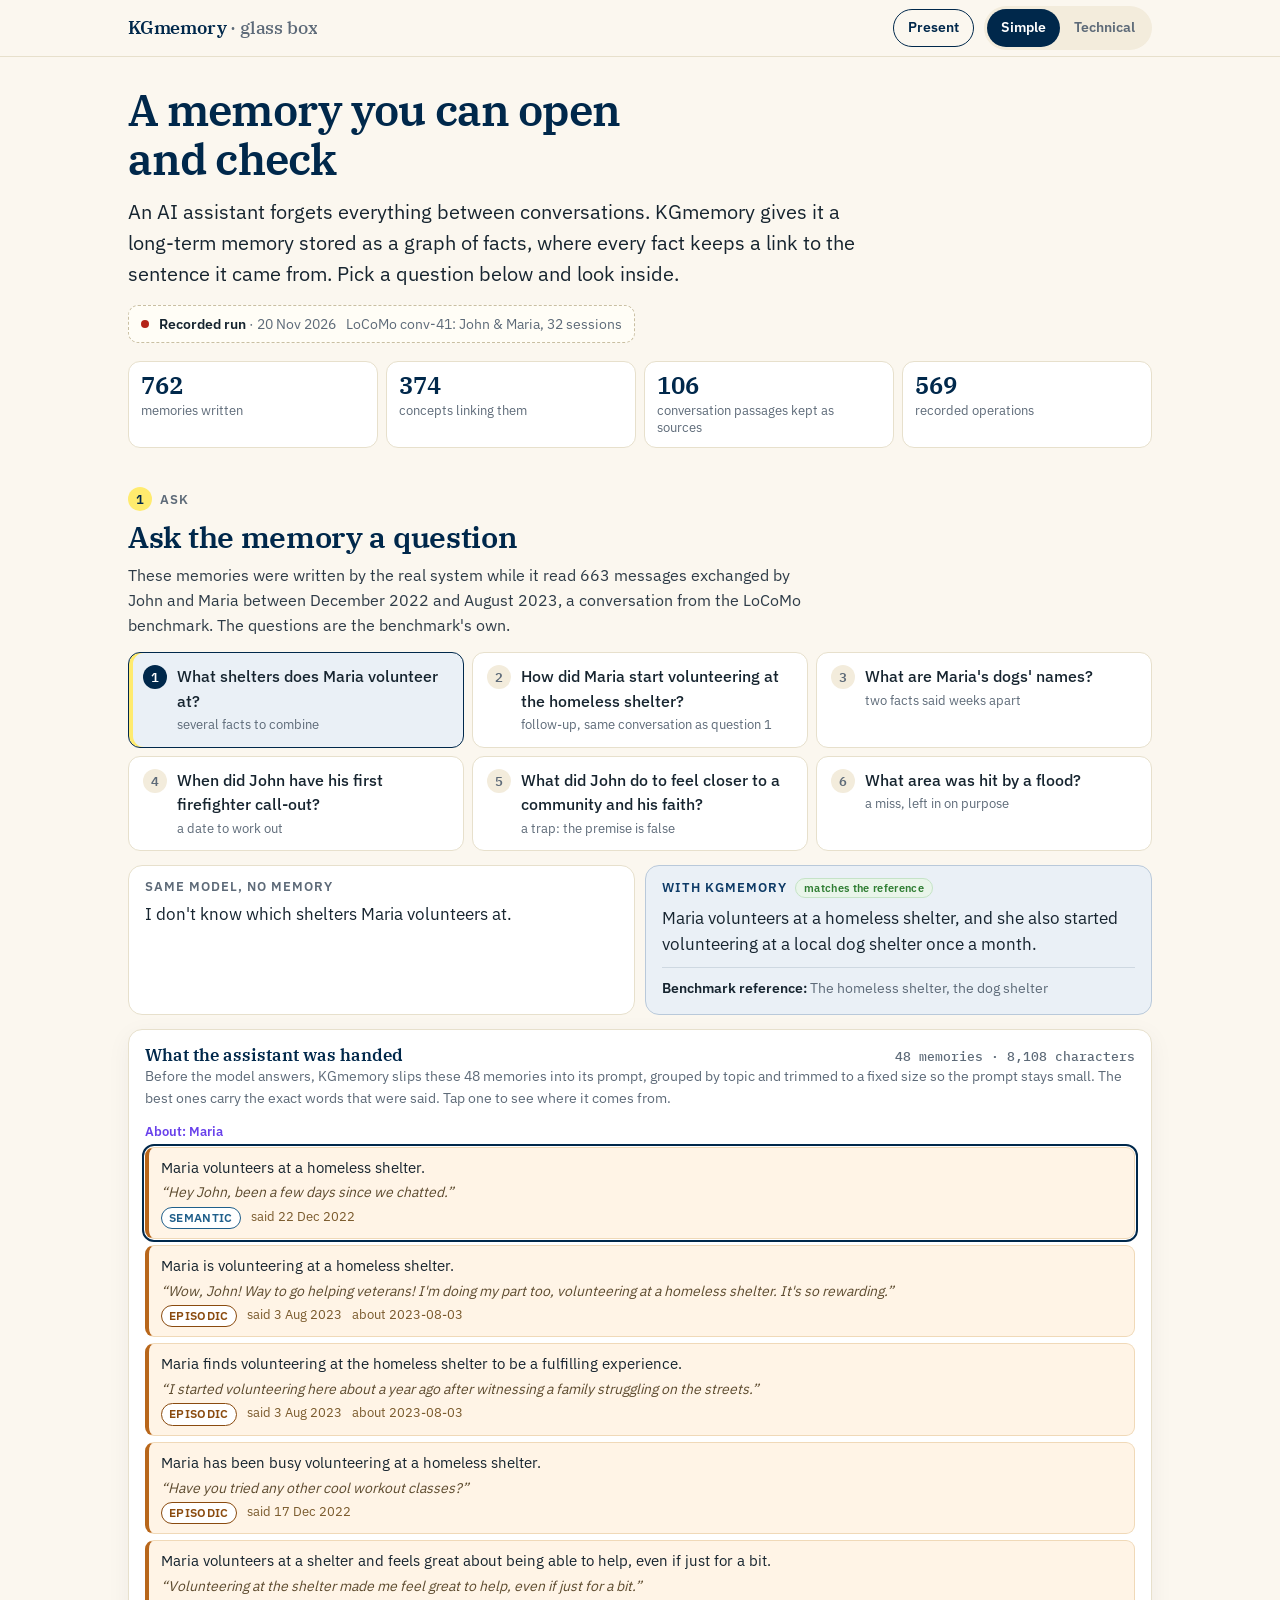
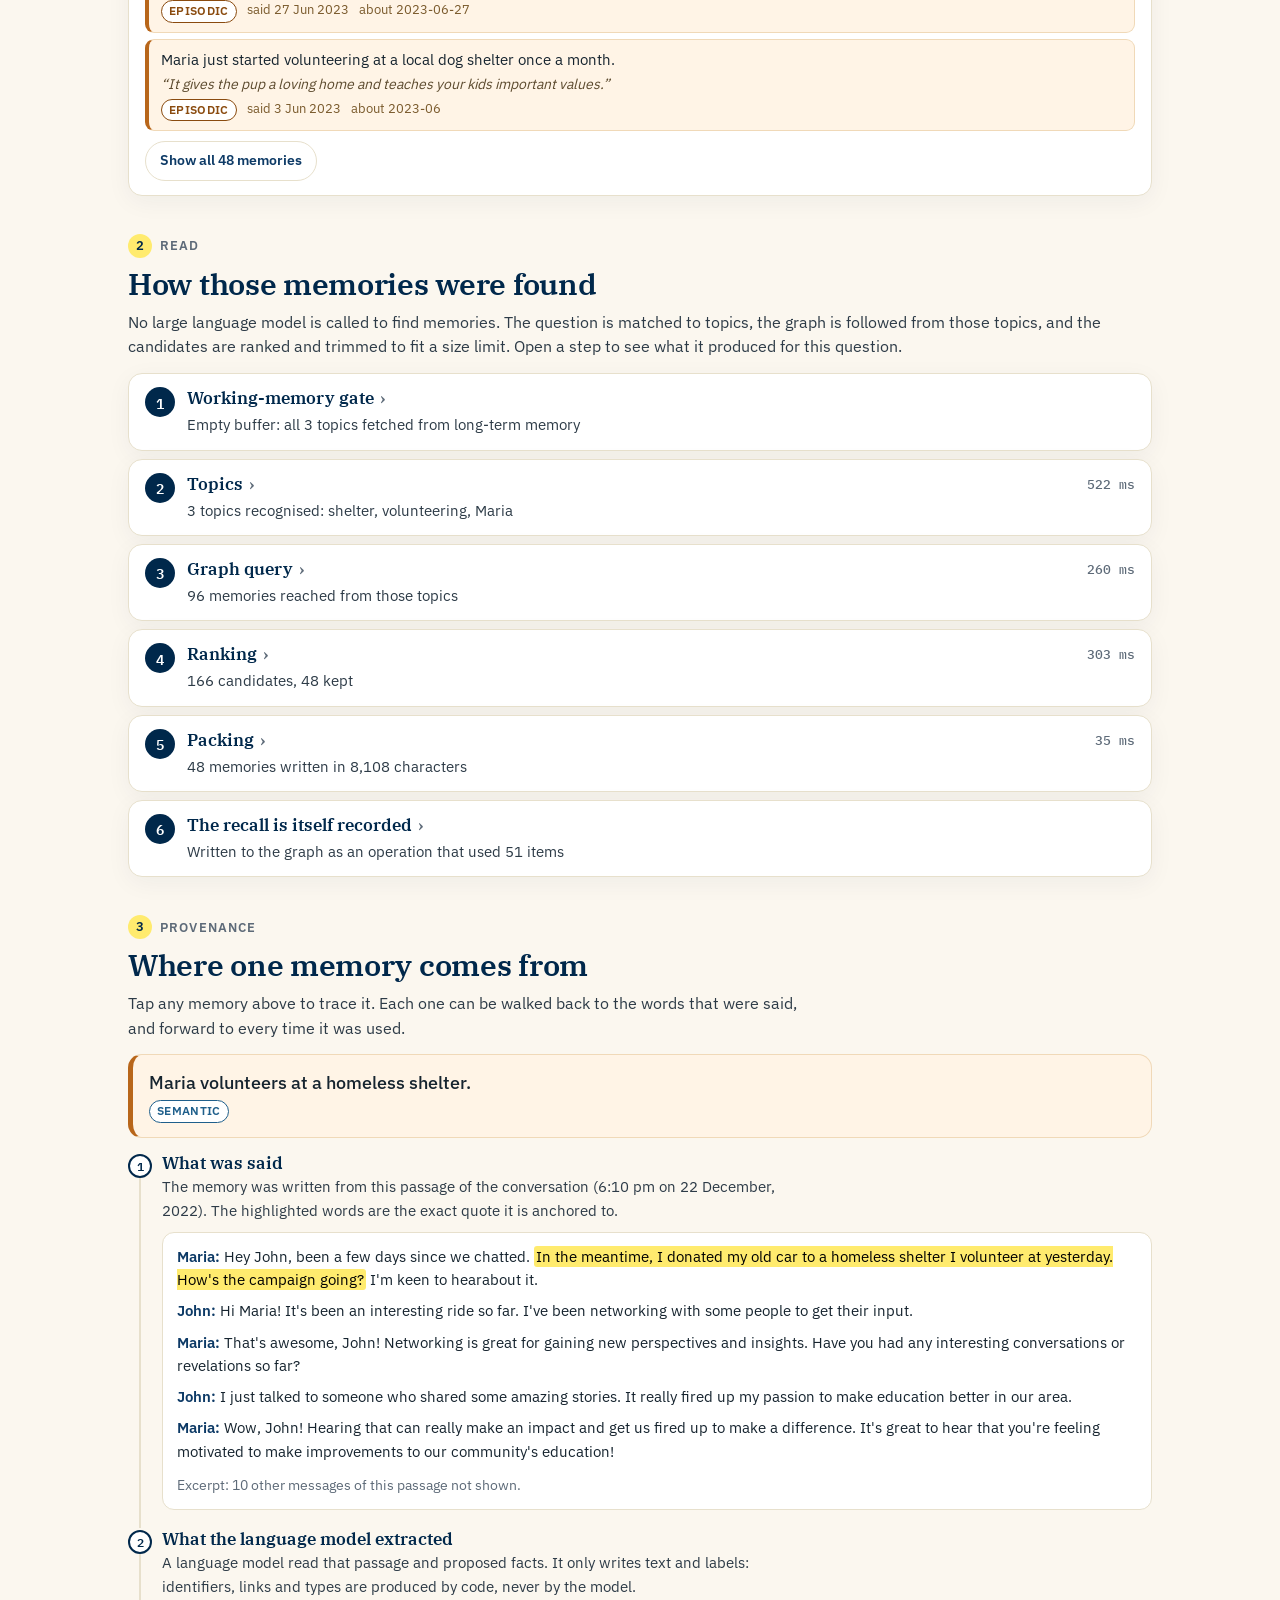
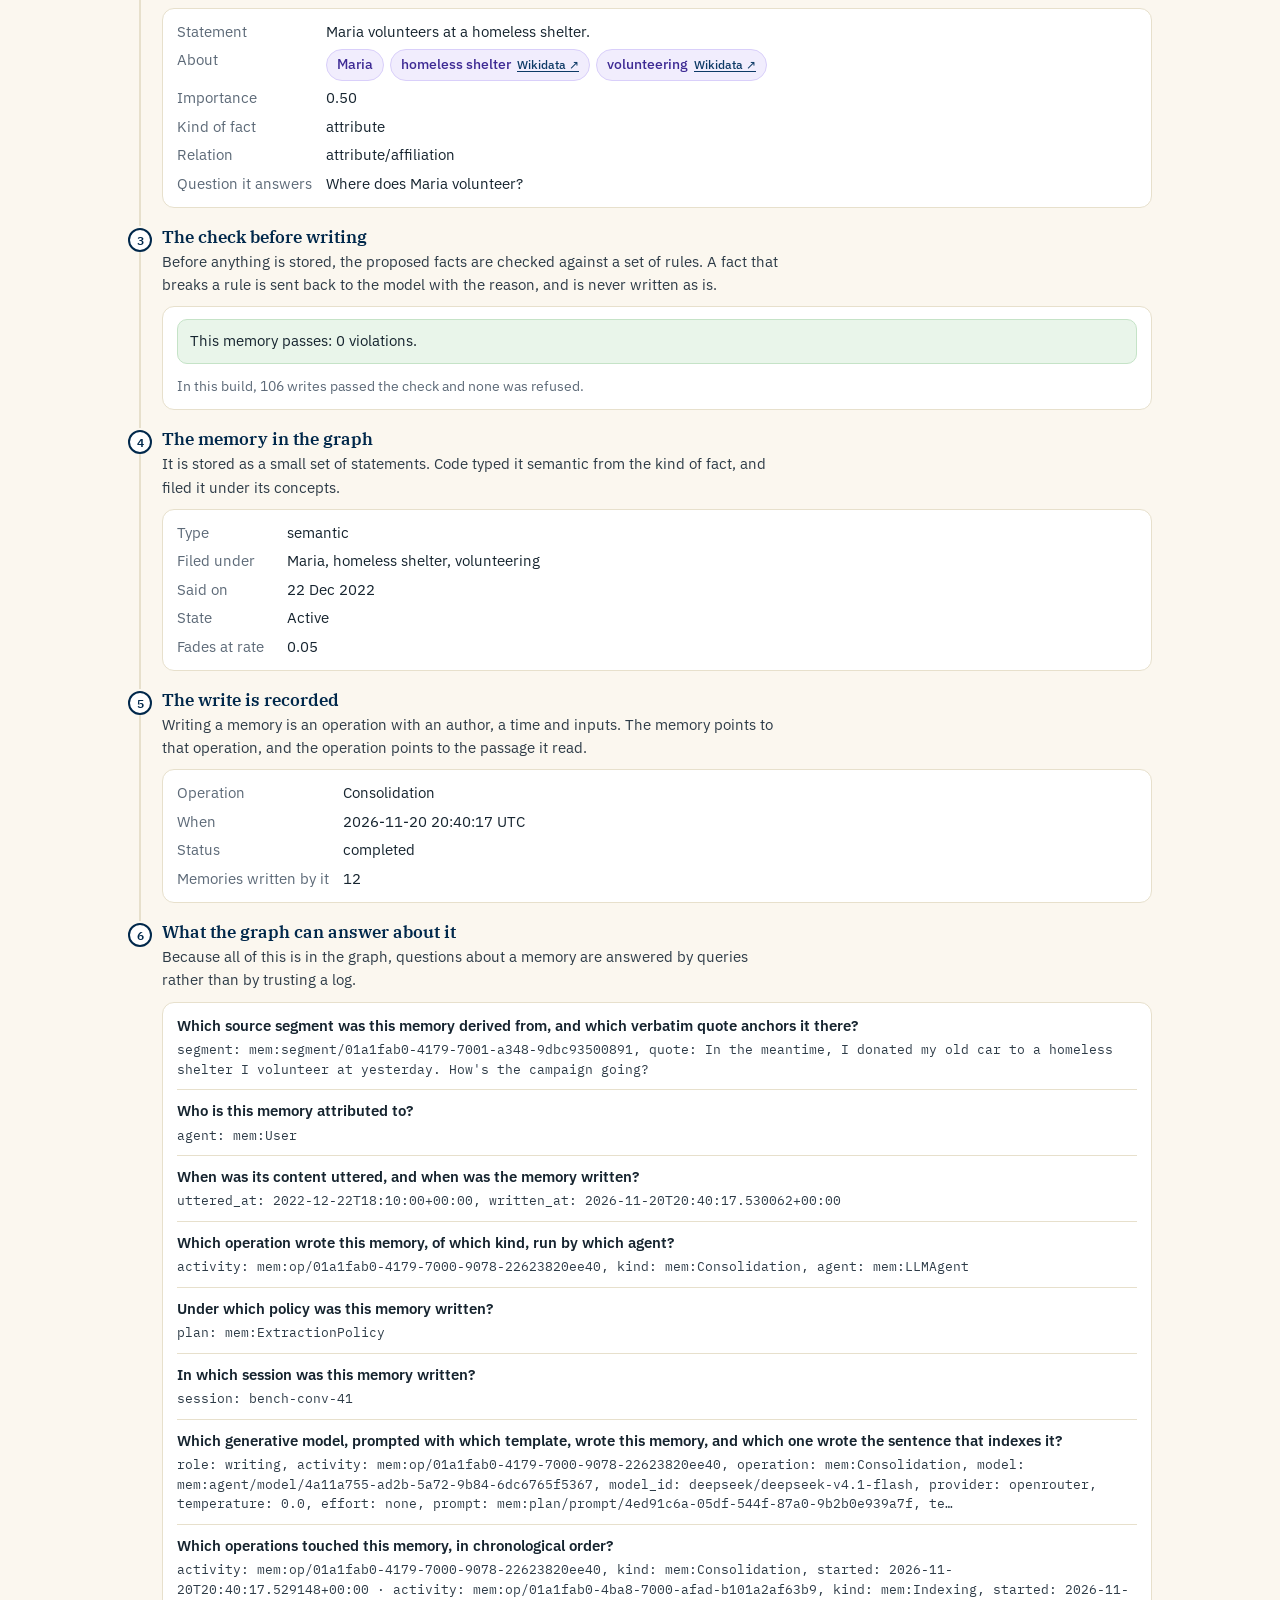
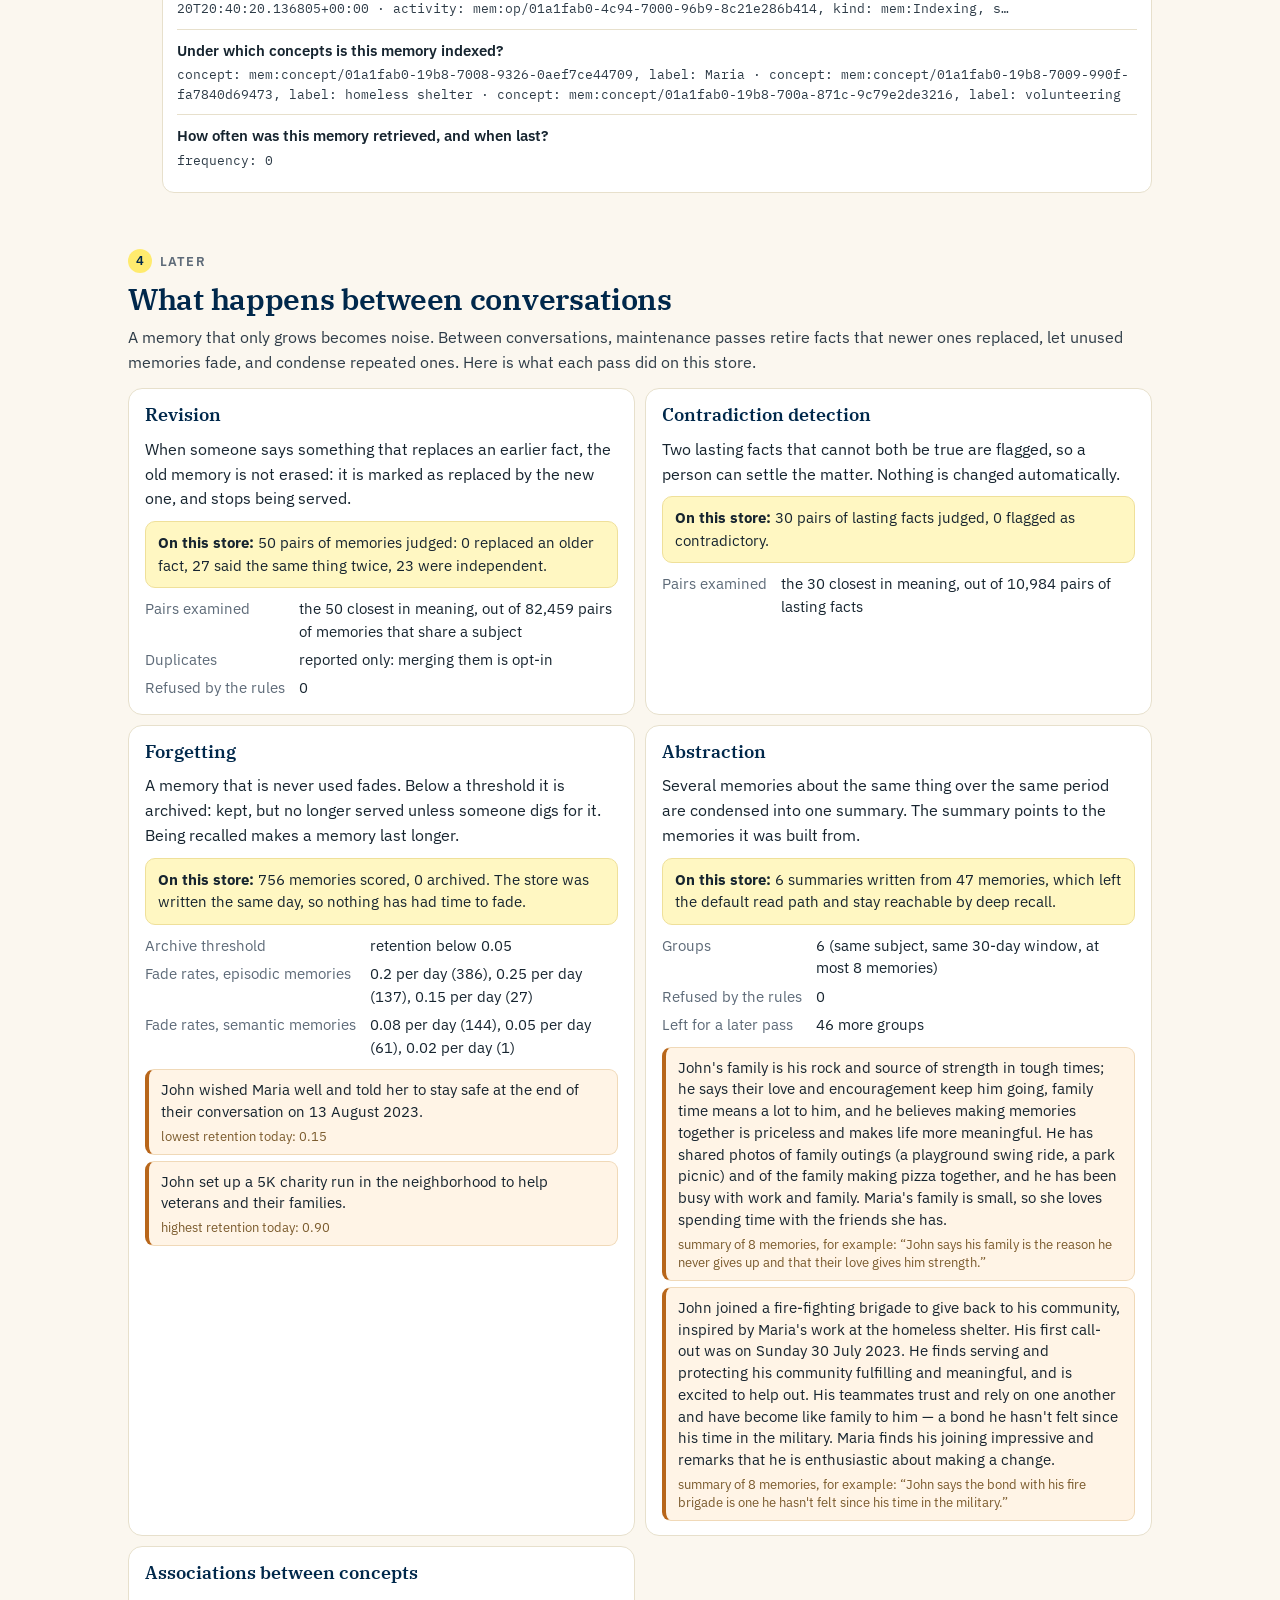
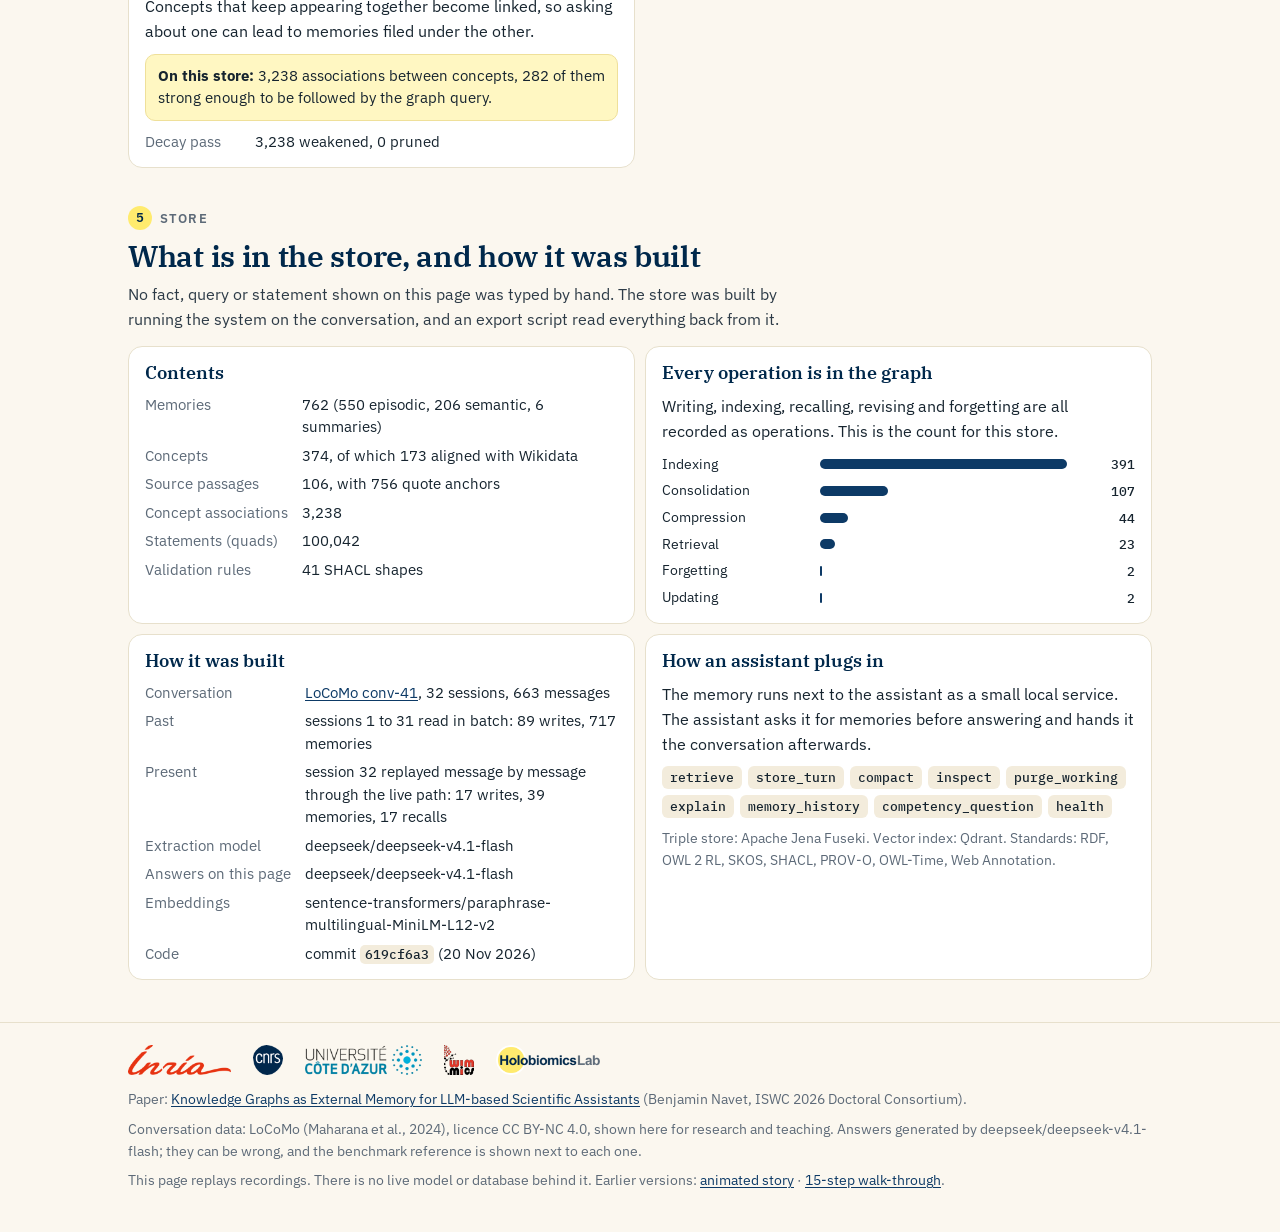
<file: v3/index.html>
<!doctype html>
<html lang="en">
<head>
<meta charset="utf-8">
<meta name="viewport" content="width=device-width, initial-scale=1">
<title>KGmemory glass box</title>
<meta name="description" content="Ask a knowledge-graph memory a recorded question, then open every stage of the real pipeline: topics, graph query, ranking, the block served to the model, and the provenance of each memory.">
<link rel="stylesheet" href="style.css">
<link rel="stylesheet" href="present.css">
</head>
<body data-level="simple">

<div class="topbar">
  <div class="wrap">
    <div class="brand">KGmemory <span>· glass box</span></div>
    <div class="bar-actions">
      <button type="button" class="present-btn" id="present-btn" title="Guided tour of the selected question on a 16:9 canvas, for a shared screen (key P)">Present</button>
      <div class="seg" role="group" aria-label="Reading level">
        <button type="button" data-level="simple" aria-pressed="true">Simple</button>
        <button type="button" data-level="technical" aria-pressed="false">Technical</button>
      </div>
    </div>
  </div>
</div>

<header class="hero">
  <div class="wrap">
    <h1>A memory you can open and check</h1>
    <p class="lede simple">An AI assistant forgets everything between conversations. KGmemory gives it a long-term memory stored as a graph of facts, where every fact keeps a link to the sentence it came from. Pick a question below and look inside.</p>
    <p class="lede tech">KGmemory is an external memory for LLM agents: RDF memories in a triple store, SKOS concepts, SHACL-gated writes, and a PROV-O activity for every mutation. Pick a question below and open each stage of the pipeline.</p>
    <div class="stamp" id="stamp"></div>
    <div class="tiles" id="tiles"></div>
  </div>
</header>

<main>
  <section class="block" id="ask">
    <div class="wrap">
      <div class="kicker"><i>1</i> Ask</div>
      <h2>Ask the memory a question</h2>
      <p class="intro" id="ask-intro"></p>
      <div class="questions" id="questions" role="radiogroup" aria-label="Recorded questions"></div>
      <div class="answers" id="answers" aria-live="polite"></div>
      <div class="card"><div class="pad" id="served"></div></div>
    </div>
  </section>

  <section class="block" id="read">
    <div class="wrap">
      <div class="kicker"><i>2</i> Read</div>
      <h2>How those memories were found</h2>
      <p class="intro simple">No large language model is called to find memories. The question is matched to topics, the graph is followed from those topics, and the candidates are ranked and trimmed to fit a size limit. Open a step to see what it produced for this question.</p>
      <p class="intro tech">Retrieval is deterministic and local: concept resolution by embedding, one SPARQL <code>CONSTRUCT</code> over the SKOS neighbourhood, a dense content channel fused by RRF, a cross-encoder window, then packing under a character budget. Timings are the ones recorded for this call.</p>
      <div class="stages" id="stages"></div>
    </div>
  </section>

  <section class="block" id="provenance">
    <div class="wrap">
      <div class="kicker"><i>3</i> Provenance</div>
      <h2>Where one memory comes from</h2>
      <p class="intro">Tap any memory above to trace it. Each one can be walked back to the words that were said, and forward to every time it was used.</p>
      <div id="memory"></div>
    </div>
  </section>

  <section class="block" id="later">
    <div class="wrap">
      <div class="kicker"><i>4</i> Later</div>
      <h2>What happens between conversations</h2>
      <p class="intro simple">A memory that only grows becomes noise. Between conversations, maintenance passes retire facts that newer ones replaced, let unused memories fade, and condense repeated ones. Here is what each pass did on this store.</p>
      <p class="intro tech">Maintenance passes run offline, never on the write path. Each one is a <code>prov:Activity</code>; nothing is deleted, states change. Outcomes below are those recorded on this store.</p>
      <div class="grid2" id="maintenance"></div>
    </div>
  </section>

  <section class="block" id="store">
    <div class="wrap">
      <div class="kicker"><i>5</i> Store</div>
      <h2>What is in the store, and how it was built</h2>
      <p class="intro" id="store-intro"></p>
      <div class="grid2" id="storegrid"></div>
    </div>
  </section>
</main>

<footer>
  <div class="wrap">
    <div class="logos">
      <img src="assets/inria.png" alt="Inria">
      <img src="assets/cnrs.png" alt="CNRS">
      <img src="assets/uca.png" alt="Université Côte d'Azur">
      <img src="assets/wimmics.png" alt="Wimmics">
      <img src="assets/holobiomicslab.png" alt="HolobiomicsLab">
    </div>
    <p>Paper: <a href="https://hal.science/hal-05747244">Knowledge Graphs as External Memory for LLM-based Scientific Assistants</a> (Benjamin Navet, ISWC 2026 Doctoral Consortium).</p>
    <p id="credits"></p>
    <p>This page replays recordings. There is no live model or database behind it. Earlier versions: <a href="../v2/">animated story</a> · <a href="../v1/">15-step walk-through</a>.</p>
  </div>
</footer>

<script src="data/runs.js"></script>
<script src="app.js"></script>
<script src="present.js"></script>
</body>
</html>
</file>
<file: v3/style.css>
/* KGmemory glass box — HolobiomicsLab charter: paper, CNRS blue, yellow accent, IBM Plex. */
/* IBM Plex, self-hosted (SIL Open Font License, see assets/fonts/OFL.txt): the page makes no network request. */
@font-face { font-family: "IBM Plex Sans"; font-style: normal; font-weight: 400; font-display: swap; src: url("assets/fonts/ibm-plex-sans-400.woff2") format("woff2"); }
@font-face { font-family: "IBM Plex Sans"; font-style: normal; font-weight: 500; font-display: swap; src: url("assets/fonts/ibm-plex-sans-500.woff2") format("woff2"); }
@font-face { font-family: "IBM Plex Sans"; font-style: normal; font-weight: 600; font-display: swap; src: url("assets/fonts/ibm-plex-sans-600.woff2") format("woff2"); }
@font-face { font-family: "IBM Plex Sans"; font-style: normal; font-weight: 700; font-display: swap; src: url("assets/fonts/ibm-plex-sans-700.woff2") format("woff2"); }
@font-face { font-family: "IBM Plex Serif"; font-style: normal; font-weight: 500; font-display: swap; src: url("assets/fonts/ibm-plex-serif-500.woff2") format("woff2"); }
@font-face { font-family: "IBM Plex Serif"; font-style: normal; font-weight: 600; font-display: swap; src: url("assets/fonts/ibm-plex-serif-600.woff2") format("woff2"); }
@font-face { font-family: "IBM Plex Mono"; font-style: normal; font-weight: 400; font-display: swap; src: url("assets/fonts/ibm-plex-mono-400.woff2") format("woff2"); }
@font-face { font-family: "IBM Plex Mono"; font-style: normal; font-weight: 500; font-display: swap; src: url("assets/fonts/ibm-plex-mono-500.woff2") format("woff2"); }
@font-face { font-family: "IBM Plex Mono"; font-style: normal; font-weight: 600; font-display: swap; src: url("assets/fonts/ibm-plex-mono-600.woff2") format("woff2"); }
:root {
  color-scheme: light;
  --bg: #fbf7ef; --paper-2: #f3ecdc; --panel: #ffffff; --ink: #16242f; --muted: #5d6a78; --line: #e7e0cc;
  --blue: #00284b; --blue-soft: #eaf0f6; --blue-mid: #0d3a66;
  --concept: #6941eb; --concept-soft: #f1edfd;
  --mem: #b8661a; --mem-soft: #fff4e6;
  --yellow: #ffeb6e; --yellow-soft: #fff7c2;
  --ok: #2e7d32; --ok-soft: #e9f5ea; --bad: #b42318; --bad-soft: #fdecea;
  --radius: 14px;
  --shadow: 0 6px 24px #00284b0d;
  --font: "IBM Plex Sans", -apple-system, BlinkMacSystemFont, "Segoe UI", sans-serif;
  --display: "IBM Plex Serif", Georgia, serif;
  --mono: "IBM Plex Mono", ui-monospace, SFMono-Regular, Menlo, monospace;
}
* { box-sizing: border-box; }
html { -webkit-text-size-adjust: 100%; scroll-behavior: smooth; }
body { margin: 0; background: var(--bg); color: var(--ink); font: 16px/1.55 var(--font); }
button { font: inherit; color: inherit; cursor: pointer; }
a { color: var(--blue-mid); text-underline-offset: 2px; }
h1, h2, h3, p, ul, ol, dl, dd, figure, pre { margin: 0; }
ul, ol { padding: 0; list-style: none; }
:focus-visible { outline: 3px solid var(--concept); outline-offset: 2px; border-radius: 6px; }
[hidden] { display: none !important; }

.wrap { max-width: 1080px; margin: 0 auto; padding: 0 16px; }

/* ---------- Reading level: Simple hides .tech, Technical hides .simple ---------- */
body[data-level="simple"] .tech { display: none !important; }
body[data-level="technical"] .simple { display: none !important; }

/* ---------- Top bar ---------- */
.topbar { position: sticky; top: 0; z-index: 20; background: #fbf7efee; backdrop-filter: blur(8px); border-bottom: 1px solid var(--line); }
.topbar .wrap { display: flex; align-items: center; justify-content: space-between; gap: 12px; min-height: 56px; }
.brand { font: 600 18px/1.2 var(--display); color: var(--blue); letter-spacing: -0.01em; white-space: nowrap; min-width: 0; overflow: hidden; text-overflow: ellipsis; }
.seg { flex: none; }
.bar-actions { display: flex; align-items: center; gap: 10px; flex: none; }
.present-btn { display: none; border: 1.5px solid var(--blue); background: transparent; color: var(--blue); border-radius: 999px; padding: 7px 14px; min-height: 38px; font-weight: 600; font-size: 14px; }
.present-btn:hover { background: var(--blue-soft); }
@media (min-width: 1000px) { .present-btn { display: inline-block; } }
@media (max-width: 420px) { .brand span { display: none; } .seg button { padding: 7px 12px; } }
.brand span { color: var(--muted); font-weight: 500; }
.seg { display: inline-flex; padding: 3px; background: var(--paper-2); border-radius: 999px; }
.seg button { border: 0; background: transparent; padding: 7px 14px; min-height: 38px; border-radius: 999px; font-weight: 600; font-size: 14px; color: var(--muted); }
.seg button[aria-pressed="true"] { background: var(--blue); color: #fff; }

/* ---------- Hero ---------- */
.hero { padding: 28px 0 8px; }
.hero h1 { font: 600 clamp(28px, 6vw, 44px)/1.12 var(--display); color: var(--blue); letter-spacing: -0.02em; max-width: 20ch; }
.hero .lede { margin-top: 12px; font-size: clamp(17px, 2.4vw, 20px); max-width: 62ch; }
.stamp { margin-top: 16px; display: inline-flex; flex-wrap: wrap; align-items: center; gap: 6px 10px; padding: 8px 12px; border: 1px dashed #c9bfa2; border-radius: 10px; background: #fffdf6; font-size: 13.5px; color: var(--muted); }
.stamp b { color: var(--ink); font-weight: 600; }
.stamp .dot { width: 8px; height: 8px; border-radius: 50%; background: var(--bad); flex: none; }
.stamp code { font: 500 12.5px var(--mono); color: var(--ink); }

.tiles { margin-top: 18px; display: grid; grid-template-columns: repeat(2, 1fr); gap: 8px; }
.tile { background: var(--panel); border: 1px solid var(--line); border-radius: 12px; padding: 10px 12px; }
.tile b { display: block; font: 600 24px/1.1 var(--display); color: var(--blue); font-variant-numeric: tabular-nums; }
.tile span { display: block; margin-top: 3px; font-size: 13px; line-height: 1.35; color: var(--muted); }

/* ---------- Sections ---------- */
section.block { padding: 30px 0 6px; scroll-margin-top: 64px; }
.kicker { display: inline-flex; align-items: center; gap: 8px; font: 600 12.5px/1 var(--font); letter-spacing: 0.09em; text-transform: uppercase; color: var(--muted); }
.kicker i { display: inline-grid; place-items: center; width: 24px; height: 24px; border-radius: 50%; background: var(--yellow); color: var(--blue); font-style: normal; font-size: 13px; letter-spacing: 0; }
section.block > .wrap > h2 { margin-top: 8px; font: 600 clamp(22px, 4.2vw, 30px)/1.2 var(--display); color: var(--blue); letter-spacing: -0.01em; }
.intro { margin-top: 8px; max-width: 68ch; color: #2d3b47; }
.card { margin-top: 14px; background: var(--panel); border: 1px solid var(--line); border-radius: var(--radius); box-shadow: var(--shadow); }
.card > .pad { padding: 14px 16px; }
.note { font-size: 14px; color: var(--muted); }

/* ---------- Ask ---------- */
.questions { margin-top: 14px; display: grid; gap: 8px; }
.q { display: flex; align-items: flex-start; gap: 10px; width: 100%; text-align: left; min-height: 48px; padding: 11px 14px; background: var(--panel); border: 1.5px solid var(--line); border-radius: 12px; font-weight: 500; }
.q .n { flex: none; display: inline-grid; place-items: center; width: 24px; height: 24px; margin-top: 1px; border-radius: 50%; background: var(--paper-2); font: 600 12.5px var(--mono); color: var(--muted); }
.q small { display: block; margin-top: 2px; font-weight: 400; font-size: 13px; color: var(--muted); }
.q[aria-checked="true"] { border-color: var(--blue); background: var(--blue-soft); box-shadow: inset 4px 0 0 var(--yellow); }
.q[aria-checked="true"] .n { background: var(--blue); color: #fff; }

.answers { margin-top: 14px; display: grid; gap: 10px; }
.answer { border-radius: var(--radius); padding: 14px 16px; border: 1px solid var(--line); background: var(--panel); }
.answer h3 { font: 600 12.5px/1 var(--font); letter-spacing: 0.08em; text-transform: uppercase; color: var(--muted); }
.answer p { margin-top: 8px; font-size: 17px; }
.answer.with { border-color: #b9c9da; background: var(--blue-soft); }
.answer.with h3 { color: var(--blue-mid); }
.answer .ref { margin-top: 10px; padding-top: 10px; border-top: 1px solid #00284b1f; font-size: 14px; color: var(--muted); }
.answer .ref b { color: var(--ink); font-weight: 600; }
.answer .refnote { margin-top: 6px; }
.answers { scroll-margin-top: 68px; }
.verdict { margin-left: 8px; padding: 2px 8px; border-radius: 99px; font: 600 11px/1.5 var(--font); letter-spacing: 0.03em; text-transform: none; white-space: nowrap; }
.verdict.match, .verdict.trap { background: var(--ok-soft); color: var(--ok); border: 1px solid #c5e3c7; }
.verdict.miss { background: var(--bad-soft); color: var(--bad); border: 1px solid #f3c4bf; }

/* ---------- The served block ---------- */
.served-head { display: flex; flex-wrap: wrap; align-items: baseline; justify-content: space-between; gap: 6px 14px; }
.served-head h3 { font: 600 17px/1.3 var(--display); color: var(--blue); }
.meter { display: flex; align-items: center; gap: 8px; font: 500 12.5px var(--mono); color: var(--muted); }
.meter .bar { width: 96px; height: 7px; border-radius: 99px; background: var(--paper-2); overflow: hidden; }
.meter .bar i { display: block; height: 100%; background: var(--blue-mid); border-radius: 99px; }
.topic { margin-top: 14px; }
.topic h4 { margin: 0 0 6px; font: 600 13px/1.3 var(--font); color: var(--concept); }
.memlist { display: grid; gap: 6px; }
.mem { display: block; width: 100%; text-align: left; padding: 9px 12px; background: var(--mem-soft); border: 1px solid #f0d9b8; border-left: 4px solid var(--mem); border-radius: 9px; font-size: 15px; line-height: 1.45; }
.mem:hover { background: #ffedd3; }
.mem[aria-current="true"] { outline: 2.5px solid var(--blue); outline-offset: 1px; }
.mem .meta { display: flex; flex-wrap: wrap; gap: 4px 10px; margin-top: 4px; font-size: 12.5px; color: #7a5a2c; }
.mem .quote { display: block; margin-top: 4px; font-style: italic; color: #5c4a2e; font-size: 14px; }
.badge { display: inline-block; padding: 1px 7px; border-radius: 99px; font: 600 11.5px/1.6 var(--font); letter-spacing: 0.03em; text-transform: uppercase; background: #fff; border: 1px solid currentColor; }
.badge.episodic { color: #8a4b0f; } .badge.semantic { color: #1f5f8b; } .badge.abstracted { color: #5b3cc4; }
.more { margin-top: 10px; border: 1px solid var(--line); background: var(--panel); border-radius: 99px; padding: 8px 14px; min-height: 40px; font-size: 14px; font-weight: 600; color: var(--blue-mid); }

/* ---------- Pipeline stages ---------- */
.stages { margin-top: 14px; display: grid; gap: 8px; }
details.stage { background: var(--panel); border: 1px solid var(--line); border-radius: var(--radius); box-shadow: var(--shadow); }
details.stage > summary { list-style: none; cursor: pointer; display: grid; grid-template-columns: auto 1fr auto; gap: 4px 12px; align-items: start; padding: 13px 16px; min-height: 56px; }
details.stage > summary::-webkit-details-marker { display: none; }
.stage > summary > .num { grid-row: span 2; display: inline-grid; place-items: center; width: 30px; height: 30px; border-radius: 50%; background: var(--blue); color: #fff; font: 600 14px var(--mono); }
.stage .name { font: 600 17px/1.3 var(--display); color: var(--blue); }
.stage .ms { font: 500 12.5px var(--mono); color: var(--muted); white-space: nowrap; padding-top: 3px; }
.stage .result { grid-column: 2 / -1; font-size: 15px; color: #2d3b47; }
.stage .chev { display: inline-block; margin-left: 6px; transition: transform .15s; color: var(--muted); }
details.stage[open] .chev { transform: rotate(90deg); }
details.stage[open] > summary { border-bottom: 1px solid var(--line); }
.stage .body { padding: 14px 16px 16px; display: grid; gap: 14px; }
.stage .body > p { max-width: 70ch; }

/* ---------- Generic pieces ---------- */
.sub { font: 600 12.5px/1 var(--font); letter-spacing: 0.08em; text-transform: uppercase; color: var(--muted); margin-bottom: 6px; }
pre.code { position: relative; background: #0f1e2c; color: #e6edf3; border-radius: 10px; padding: 12px 14px; font: 400 12.5px/1.55 var(--mono); overflow-x: auto; max-height: 420px; white-space: pre; tab-size: 2; }
pre.code.wrap-code { white-space: pre-wrap; overflow-wrap: anywhere; }
pre.code::before { content: attr(data-lang); display: block; margin-bottom: 6px; font-size: 11px; letter-spacing: 0.08em; text-transform: uppercase; color: #8aa3b8; }
pre.code .kw { color: #ffcf6e; } pre.code .iri { color: #9ad1ff; } pre.code .str { color: #b6e3a1; } pre.code .cm { color: #8aa3b8; }
.kv { display: grid; grid-template-columns: minmax(96px, max-content) 1fr; gap: 6px 14px; font-size: 14.5px; }
.kv dt { color: var(--muted); }
.kv dd { overflow-wrap: anywhere; }
.kv code, p code, li code, td code { font: 500 0.88em var(--mono); background: var(--paper-2); padding: 1px 5px; border-radius: 5px; overflow-wrap: anywhere; }
.pills { display: flex; flex-wrap: wrap; gap: 6px; }
.pill { display: inline-flex; align-items: center; gap: 6px; padding: 4px 10px; border-radius: 99px; background: var(--concept-soft); border: 1px solid #d9cffa; color: #3d2a94; font-size: 14px; font-weight: 500; }
.pill .score { font: 500 12px var(--mono); color: #6b5bb8; }
.pill a { font-size: 12px; }
.tablewrap { overflow-x: auto; border: 1px solid var(--line); border-radius: 10px; }
table.t { width: 100%; border-collapse: collapse; font-size: 14px; }
table.t th { text-align: left; font: 600 12px/1.2 var(--font); letter-spacing: 0.06em; text-transform: uppercase; color: var(--muted); background: #faf6ea; padding: 8px 10px; white-space: nowrap; }
table.t td { padding: 8px 10px; border-top: 1px solid var(--line); vertical-align: top; }
table.t td.num { font: 500 12.5px var(--mono); white-space: nowrap; text-align: right; }
table.t tr.cut td { background: #faf6ea; color: var(--muted); font-size: 13px; text-align: center; }
.flow { display: flex; flex-wrap: wrap; align-items: center; gap: 6px 8px; font-size: 14.5px; }
.flow .box { padding: 6px 10px; border-radius: 9px; background: var(--paper-2); font-weight: 600; font-variant-numeric: tabular-nums; }
.flow .box small { display: block; font-weight: 400; font-size: 12px; color: var(--muted); }
.flow .arr { color: var(--muted); }
.callout { padding: 10px 12px; border-radius: 10px; background: var(--yellow-soft); border: 1px solid #efe09a; font-size: 14.5px; }
.callout.ok { background: var(--ok-soft); border-color: #c5e3c7; }
.callout.bad { background: var(--bad-soft); border-color: #f3c4bf; }

/* ---------- Bipartite graph ---------- */
.graph { overflow-x: auto; }
.graph svg { display: block; width: 100%; height: auto; min-width: 300px; }
.graph text { font-family: var(--font); }

/* ---------- Provenance chain ---------- */
.chain { margin-top: 14px; display: grid; gap: 0; }
.link { position: relative; padding: 0 0 18px 34px; }
.link::before { content: ""; position: absolute; left: 11px; top: 26px; bottom: 0; width: 2px; background: var(--line); }
.link:last-child::before { display: none; }
.link .knob { position: absolute; left: 0; top: 2px; width: 24px; height: 24px; border-radius: 50%; background: var(--panel); border: 2px solid var(--blue); display: grid; place-items: center; font: 600 11.5px var(--mono); color: var(--blue); }
.link h3 { font: 600 17px/1.4 var(--display); color: var(--blue); }
.link .what { font-size: 15px; color: #2d3b47; max-width: 70ch; }
.link .box { margin-top: 10px; background: var(--panel); border: 1px solid var(--line); border-radius: 12px; padding: 12px 14px; display: grid; gap: 12px; }
.turns { display: grid; gap: 8px; }
.turn { font-size: 15px; }
.turn b { font-weight: 600; color: var(--blue-mid); }
.turn mark { background: var(--yellow); padding: 1px 2px; border-radius: 3px; }
.turn.context { color: var(--muted); }
.selected-mem { margin-top: 14px; padding: 14px 16px; background: var(--mem-soft); border: 1px solid #f0d9b8; border-left: 5px solid var(--mem); border-radius: var(--radius); }
.selected-mem p { font-size: 18px; font-weight: 500; }

.qa { display: grid; gap: 0; }
.qa dt { font-weight: 600; font-size: 14.5px; padding-top: 10px; border-top: 1px solid var(--line); }
.qa dt:first-child { border-top: 0; padding-top: 0; }
.qa dd { font: 400 13px/1.5 var(--mono); color: #2d3b47; padding: 3px 0 10px; overflow-wrap: anywhere; }

/* ---------- Later / Store ---------- */
.grid2 { margin-top: 14px; display: grid; gap: 10px; }
.op { background: var(--panel); border: 1px solid var(--line); border-radius: var(--radius); padding: 14px 16px; display: grid; gap: 10px; align-content: start; }
.op h3 { font: 600 18px/1.3 var(--display); color: var(--blue); }
.op .outcome { font: 600 15px/1.4 var(--font); }
.pair { display: grid; gap: 6px; }
.pair .old { text-decoration: line-through; text-decoration-color: #b4231899; color: var(--muted); }
.pair .arrow { font: 600 12px var(--mono); color: var(--bad); }
.bars { display: grid; gap: 5px; }
.bars .row { display: grid; grid-template-columns: 124px 1fr 52px; gap: 8px; align-items: center; font-size: 14px; }
.bars .row i { display: block; height: 10px; border-radius: 99px; background: var(--blue-mid); min-width: 2px; }
.bars .row b { font: 500 12.5px var(--mono); text-align: right; }
.tools { display: flex; flex-wrap: wrap; gap: 6px; }
.tools code { font: 500 13px var(--mono); background: var(--paper-2); padding: 3px 8px; border-radius: 6px; }

footer { margin-top: 36px; padding: 22px 0 40px; border-top: 1px solid var(--line); font-size: 14px; color: var(--muted); }
footer .logos { display: flex; flex-wrap: wrap; align-items: center; gap: 14px 22px; margin-bottom: 14px; }
footer .logos img { height: 30px; width: auto; }
footer p + p { margin-top: 8px; }

/* Grid and flex children must be allowed to shrink, or one long code line widens the whole page. */
.stages, .chain, .grid2, .answers, .questions, .memlist, .turns, .bars, .pair { grid-template-columns: minmax(0, 1fr); }
.stage .body > *, .link .box > *, .op > *, .card > .pad > *, .link > *, .simple, .tech { min-width: 0; max-width: 100%; }
details.stage, .link, .op, .card, .answer, .selected-mem { min-width: 0; }

/* ---------- Wider screens ---------- */
@media (min-width: 720px) {
  .wrap { padding: 0 28px; }
  .tiles { grid-template-columns: repeat(4, 1fr); }
  .questions { grid-template-columns: repeat(2, minmax(0, 1fr)); }
  .answers { grid-template-columns: repeat(2, minmax(0, 1fr)); }
  .grid2 { grid-template-columns: repeat(2, minmax(0, 1fr)); }
  .bars .row { grid-template-columns: 150px 1fr 60px; }
}
@media (min-width: 1000px) {
  .questions { grid-template-columns: repeat(3, minmax(0, 1fr)); }
}
@media (prefers-reduced-motion: reduce) { html { scroll-behavior: auto; } .stage .chev { transition: none; } }
@media print { .topbar { position: static; } details.stage > .body { display: grid !important; } }
</file>
<file: v3/present.css>
/* KGmemory glass box — presenter mode canvas. Everything is scoped under #present.
   The canvas is a fixed 1920×1080 stage scaled to the window, so sizes below are canvas pixels.
   Rule: one headline, one lede and one picture or diagram per beat, no text under 26 px
   (17 px once a 1080p share is shown at 720p), no animation, no scrolling. */
body[data-mode="present"] { overflow: hidden; }
body[data-mode="present"] > :not(#present) { display: none !important; }

#present { position: fixed; inset: 0; z-index: 100; overflow: hidden; background: var(--bg); --pink: #16242f; --psoft: #36434f; }
#present[hidden] { display: none; }
#present *, #present *::before, #present *::after { transition: none !important; animation: none !important; }
#present p, #present h1 { margin: 0; }

.pcanvas {
  position: absolute; left: 50%; top: 50%; width: 1920px; height: 1080px;
  transform: translate(-50%, -50%) scale(var(--pscale, 1));
  display: grid; grid-template-rows: auto minmax(0, 1fr) auto; gap: 20px;
  padding: 36px 96px 24px; color: var(--pink); font: 400 32px/1.4 var(--font);
}

/* ---------- head: where we are, the one message ---------- */
.phead { display: grid; gap: 14px; }
.pkicker { display: flex; align-items: center; gap: 10px; font: 600 26px/1 var(--font); letter-spacing: 0.06em; text-transform: uppercase; color: #6b7480; }
.pkicker b { margin-right: 10px; padding: 8px 16px; border-radius: 999px; background: var(--yellow); color: var(--blue); letter-spacing: 0; font-variant-numeric: tabular-nums; }
.pstep { padding: 8px 4px; border-bottom: 5px solid transparent; }
.pstep + .pstep::before { content: "›"; margin-right: 10px; color: #a9a290; }
.pstep.done { color: var(--psoft); }
.pstep.now { color: var(--blue); border-bottom-color: var(--yellow); }
.pheadline { font: 600 62px/1.12 var(--display); letter-spacing: -0.015em; color: var(--blue); max-width: 1728px; }
/* The lede: the context and the definitions needed to read the picture; a term being defined is in bold. */
.plede { max-width: 1728px; font-size: 30px; line-height: 1.36; color: var(--psoft); }
.plede b { font-weight: 700; color: var(--blue); }

.pbody { min-height: 0; overflow: hidden; display: grid; align-content: center; gap: 24px; grid-template-columns: minmax(0, 1fr); }

/* ---------- foot ---------- */
.pfoot { display: flex; align-items: center; gap: 28px; padding-top: 12px; border-top: 2px solid var(--line); font-size: 26px; line-height: 1.3; color: var(--psoft); }
.pcontext { flex: 1; min-width: 0; white-space: nowrap; overflow: hidden; text-overflow: ellipsis; }
.pdot { display: inline-block; width: 16px; height: 16px; margin-right: 12px; border-radius: 50%; background: var(--bad); }
.phint { flex: none; color: #6b7480; }
.pclock { flex: none; font: 500 26px var(--mono); font-variant-numeric: tabular-nums; }
.pnav { flex: none; display: flex; gap: 12px; }
.pnav button { width: 46px; height: 46px; border-radius: 50%; border: 2px solid #cfc7ae; background: transparent; color: var(--psoft); font: 600 28px/1 var(--font); }
.pnav button:disabled { border-color: var(--line); color: #c9c2ad; cursor: default; }

/* ---------- pointer halo ---------- */
.phalo { position: fixed; left: -100px; top: -100px; width: 64px; height: 64px; margin: -32px 0 0 -32px; border-radius: 50%; border: 4px solid #e0a800; background: #ffeb6e66; pointer-events: none; display: none; }
.phalo.on { display: block; }

/* ---------- shared pieces ---------- */
.dicon, .davatar, .drobot { flex: none; display: block; }
.dwho { display: flex; align-items: center; gap: 14px; font: 600 28px/1.2 var(--font); letter-spacing: 0.05em; text-transform: uppercase; color: var(--psoft); }
.dwho small { margin-left: auto; font: 500 28px/1.2 var(--font); letter-spacing: 0; text-transform: none; }
.ppill { padding: 6px 22px; border-radius: 999px; background: var(--concept-soft); border: 2px solid #b9a8f3; color: #2f1f7a; font-weight: 600; font-size: 28px; white-space: nowrap; }
.pverdict { margin-left: auto; padding: 4px 20px; border-radius: 999px; font: 600 28px/1.35 var(--font); letter-spacing: 0; text-transform: none; white-space: nowrap; }
.pverdict.match, .pverdict.trap { background: var(--ok-soft); color: #1e5a22; border: 2px solid #8fc793; }
.pverdict.miss { background: var(--bad-soft); color: #8f1b12; border: 2px solid #e59a92; }
.pwhich { margin-right: 14px; padding: 4px 16px; border-radius: 999px; background: var(--blue); color: #fff; font-weight: 600; }
.dtech { font: 400 26px/1.35 var(--mono); color: var(--psoft); overflow-wrap: anywhere; }
.dbubble { position: relative; min-width: 0; padding: 22px 30px; border-radius: 24px; background: #fff; border: 2px solid var(--line); }
.dbubble::before { content: ""; position: absolute; left: -17px; top: 46px; width: 30px; height: 30px; background: inherit; border-left: inherit; border-bottom: inherit; transform: rotate(45deg); border-bottom-left-radius: 6px; }
.dnote { text-align: center; font-size: 30px; line-height: 1.3; }
.dnote b { font-weight: 700; color: var(--blue); }
.dflow-arrow { display: grid; place-items: center; }
.dflow-arrow svg { width: 64px; height: 44px; }
.dflow-arrow path { fill: none; stroke: var(--blue); stroke-width: 7; stroke-linecap: round; stroke-linejoin: round; }
.dlines { display: grid; gap: 8px; padding: 12px 18px; border-radius: 18px; background: var(--blue-soft); }
.dlines i { height: 10px; border-radius: 5px; background: #9db4c9; }
.dlines i.short { width: 60%; }

/* ---------- 1. overview: the conversation and the three steps ---------- */
.dsteps { display: grid; grid-template-columns: minmax(0, 1fr) 64px minmax(0, 1fr) 64px minmax(0, 1fr) 64px minmax(0, 1fr); align-items: stretch; gap: 10px; }
.dstep { display: grid; grid-template-rows: 84px 190px auto; justify-items: center; align-content: start; gap: 14px; padding: 22px 20px 26px; border-radius: 26px; background: #fff; border: 2px solid var(--line); }
.dstep.data { background: transparent; border: 3px dashed #b9b19a; }
.dstep-top { display: flex; align-items: center; justify-content: center; gap: 16px; text-align: center; font: 600 36px/1.15 var(--display); color: var(--blue); }
.dstep.data .dstep-top { font-size: 32px; }
.dstep-top b { flex: none; display: grid; place-items: center; width: 60px; height: 60px; border-radius: 50%; background: var(--yellow); font: 600 36px/1 var(--display); }
.dpicture { display: flex; align-items: center; justify-content: center; gap: 14px; width: 100%; color: var(--blue); }
/* #present: the page styles every svg of a ".graph" for its own drawings. */
#present .dcluster { display: block; height: 150px; width: auto; min-width: 0; }
.dcount { display: grid; justify-items: center; align-content: start; gap: 4px; text-align: center; font-size: 28px; line-height: 1.25; }
.dcount b { font: 600 72px/1 var(--display); color: var(--blue); font-variant-numeric: tabular-nums; white-space: nowrap; }
.dchat { display: grid; gap: 10px; width: 290px; }
.dturn { display: flex; align-items: center; gap: 14px; }
.dturn.right { flex-direction: row-reverse; }
.dturn .dlines { flex: 1; }
.dturn.right .dlines { background: var(--mem-soft); }
.dturn.right .dlines i { background: #e2b983; }
.dsays { width: 116px; }

/* ---------- 2. write: what was said, the memory, its concepts ---------- */
.dprov { position: relative; width: 1728px; height: 400px; }
.dprov-edges { position: absolute; inset: 0; width: 100%; height: 100%; }
.dprov-edge { fill: none; stroke: var(--blue); stroke-width: 5; stroke-linecap: round; }
.dprov-name { font: italic 600 28px var(--font); fill: var(--blue); }
.dprov-head { font: 600 28px var(--font); letter-spacing: 0.05em; text-transform: uppercase; fill: var(--psoft); }
.dnode { position: absolute; box-sizing: border-box; }
.dnode.said, .dnode.memory { display: grid; gap: 14px; align-content: center; padding: 22px 28px; border-radius: 22px; background: #fff; border: 2px solid var(--line); overflow: hidden; }
.dnode.said { transform: translateY(-50%); }
.dnode.said p { font-size: 30px; line-height: 1.38; display: -webkit-box; -webkit-box-orient: vertical; -webkit-line-clamp: 5; overflow: hidden; }
.dnode.said mark { background: var(--yellow); color: var(--pink); padding: 2px 4px; border-radius: 5px; font-weight: 600; }
.dnode.memory { background: var(--mem-soft); border: 3px solid var(--mem); }
.dnode.memory .dwho { color: #7a4310; }
.dnode.memory p { font-size: 32px; line-height: 1.26; font-weight: 500; display: -webkit-box; -webkit-box-orient: vertical; -webkit-line-clamp: 4; overflow: hidden; }
.dnode.about { display: grid; place-items: center; padding: 0 22px; border-radius: 38px; background: var(--concept-soft); border: 3px solid var(--concept); color: #2f1f7a; font-size: 28px; line-height: 1.12; font-weight: 600; text-align: center; }
.dnode.about span { display: -webkit-box; -webkit-box-orient: vertical; -webkit-line-clamp: 2; overflow: hidden; }

/* ---------- 3. find: the question, the store, the memories handed over ---------- */
.dfind { display: grid; grid-template-columns: 430px 64px 620px 64px minmax(0, 1fr); align-items: stretch; gap: 10px; }
.dfind-box { display: grid; grid-template-columns: minmax(0, 1fr); gap: 14px; align-content: center; padding: 22px 26px; border-radius: 24px; background: #fff; border: 2px solid var(--line); }
.dfind-box.kept { background: var(--blue-soft); border: 3px solid var(--blue); }
.dfind-box.kept .dwho { color: var(--blue); }
.dfind-q { font: 600 38px/1.18 var(--display); letter-spacing: -0.01em; color: var(--blue); }
.dfind-label { margin-top: 8px !important; font-size: 28px; line-height: 1.25; color: var(--psoft); }
.dfind-pills { display: flex; flex-wrap: wrap; gap: 10px; }
.dsquares { display: grid; grid-template-columns: repeat(40, 11px); gap: 3px; justify-content: center; }
.dsquares i { height: 11px; border-radius: 2px; background: #e3ddcc; }
.dsquares i.seen { background: #eebf85; }
.dsquares i.kept { background: var(--mem); }
.dfind-key { display: grid; gap: 4px; font-size: 28px; line-height: 1.3; }
.dfind-key span { display: flex; align-items: center; gap: 12px; }
.dfind-key i { flex: none; width: 26px; height: 26px; border-radius: 5px; background: #e3ddcc; }
.dfind-key i.seen { background: #eebf85; }
.dfind-key i.kept { background: var(--mem); }
.dfind-key b { min-width: 58px; text-align: right; font-weight: 700; color: var(--blue); font-variant-numeric: tabular-nums; }
.dfind-card { padding: 12px 18px; border-radius: 16px; background: var(--mem-soft); border-left: 8px solid var(--mem); font-size: 27px; line-height: 1.28; }
.dfind-card span { display: -webkit-box; -webkit-box-orient: vertical; -webkit-line-clamp: 3; overflow: hidden; }
.dfind-more { font-size: 28px; line-height: 1.25; font-weight: 600; color: var(--blue); }

/* ---------- 4. answer: one question, two answers ---------- */
.dasker { display: flex; align-items: center; gap: 30px; justify-content: center; }
.dbubble.question { max-width: 1400px; padding: 16px 36px; border-bottom: 8px solid var(--yellow); font: 600 44px/1.15 var(--display); letter-spacing: -0.015em; color: var(--blue); }
.dbubble.question::before { top: calc(50% - 15px); border-bottom: 2px solid var(--line); }
.danswers { display: grid; grid-template-columns: 5fr 7fr; gap: 36px; align-items: start; }
.danswer { display: flex; align-items: flex-start; gap: 26px; }
.danswer .dbubble { flex: 1; display: grid; gap: 10px; padding: 18px 28px; }
.danswer p { font-size: 30px; line-height: 1.3; }
.danswer.with .dbubble { background: var(--blue-soft); border: 3px solid var(--blue); }
.danswer.with .dwho { color: var(--blue); }
.danswer.with p strong { font-weight: 700; }

/* ---------- 5. result: every question shown, at a glance ---------- */
.dboard { display: grid; grid-template-columns: repeat(3, minmax(0, 1fr)); gap: 18px 22px; }
.pcanvas[data-beat="result"] .pbody { gap: 14px; }
.dcard { display: grid; grid-template-columns: minmax(0, 1fr); gap: 6px; align-content: space-between; padding: 14px 26px 14px; border-radius: 22px; background: #fff; border: 2px solid var(--line); cursor: pointer; }
.dcard.now { border-color: var(--blue); box-shadow: 0 0 0 7px var(--yellow); }
.dcard-top { display: flex; gap: 16px; align-items: flex-start; min-height: 78px; font: 600 32px/1.22 var(--display); color: var(--blue); }
.dcard-top b { flex: none; display: grid; place-items: center; width: 46px; height: 46px; border-radius: 50%; background: var(--blue); color: #fff; font: 600 28px var(--mono); }
.dcard-top span { display: -webkit-box; -webkit-box-orient: vertical; -webkit-line-clamp: 2; overflow: hidden; }
.dcard-tag { font-size: 26px; line-height: 1.25; font-style: italic; color: var(--psoft); display: -webkit-box; -webkit-box-orient: vertical; -webkit-line-clamp: 2; overflow: hidden; }
.dcard-row { display: flex; align-items: center; justify-content: center; gap: 22px; padding-top: 6px; }
.darrow { font: 600 44px/1 var(--font); color: var(--psoft); }
.dkey { display: flex; align-items: center; justify-content: center; gap: 36px; font-size: 26px; line-height: 1.2; color: var(--psoft); }
.dkey span { display: flex; align-items: center; gap: 12px; white-space: nowrap; }
.dkey .dmark { position: static; width: 38px; height: 38px; border: 0; font-style: normal; }
.dkey-now { width: 44px; height: 30px; border-radius: 8px; border: 2px solid var(--blue); box-shadow: 0 0 0 5px var(--yellow); margin: 0 6px; }
.dduo { position: relative; flex: none; display: block; }
.dmark { position: absolute; right: -14px; top: -8px; display: grid; place-items: center; width: 44px; height: 44px; border-radius: 50%; border: 3px solid #fff; background: #7a8490; color: #fff; font: 700 26px/1 var(--font); }
.dmark.match, .dmark.trap { background: #2e7d32; }
.dmark.miss { background: #c62828; }
.dcard .pverdict { margin-left: 10px; font-size: 26px; padding: 4px 16px; }
.dopen { text-align: center; font-size: 30px; line-height: 1.3; }
.purl { font: 600 30px/1.3 var(--mono); color: var(--blue); white-space: nowrap; text-decoration: none; }

/* Reading level inside the canvas: a hidden layer must not leave a gap in a grid. */
#present .simple:empty, #present .tech:empty { display: none; }

/* Annotated stills (tools/export_tour.py): a ring around the point of the beat, and nothing of the live page that
   cannot be used on a slide. */
#present .pfocus { outline: 8px solid #e0a800; outline-offset: 6px; }
#present.pstill .pnav, #present.pstill .phint { display: none; }
#present.pstill .pbody { overflow: visible; }

/* The Technical level adds one line of identifiers under the picture: the beat gives it the room. */
body[data-level="technical"] #present .pbody { gap: 18px; }
body[data-level="technical"] #present .dstep { grid-template-rows: 84px 170px auto; padding: 16px 20px 18px; }
body[data-level="technical"] #present .dfind-card span { -webkit-line-clamp: 2; }
body[data-level="technical"] #present .dfind-box { padding: 16px 26px; gap: 10px; }
body[data-level="technical"] #present .pcanvas[data-beat="result"] .pbody { gap: 12px; }
body[data-level="technical"] #present .dcard { padding: 6px 26px; }
body[data-level="technical"] #present .dkey { font-size: 26px; line-height: 1; }
body[data-level="technical"] #present .dopen { line-height: 1.1; }
</file>
